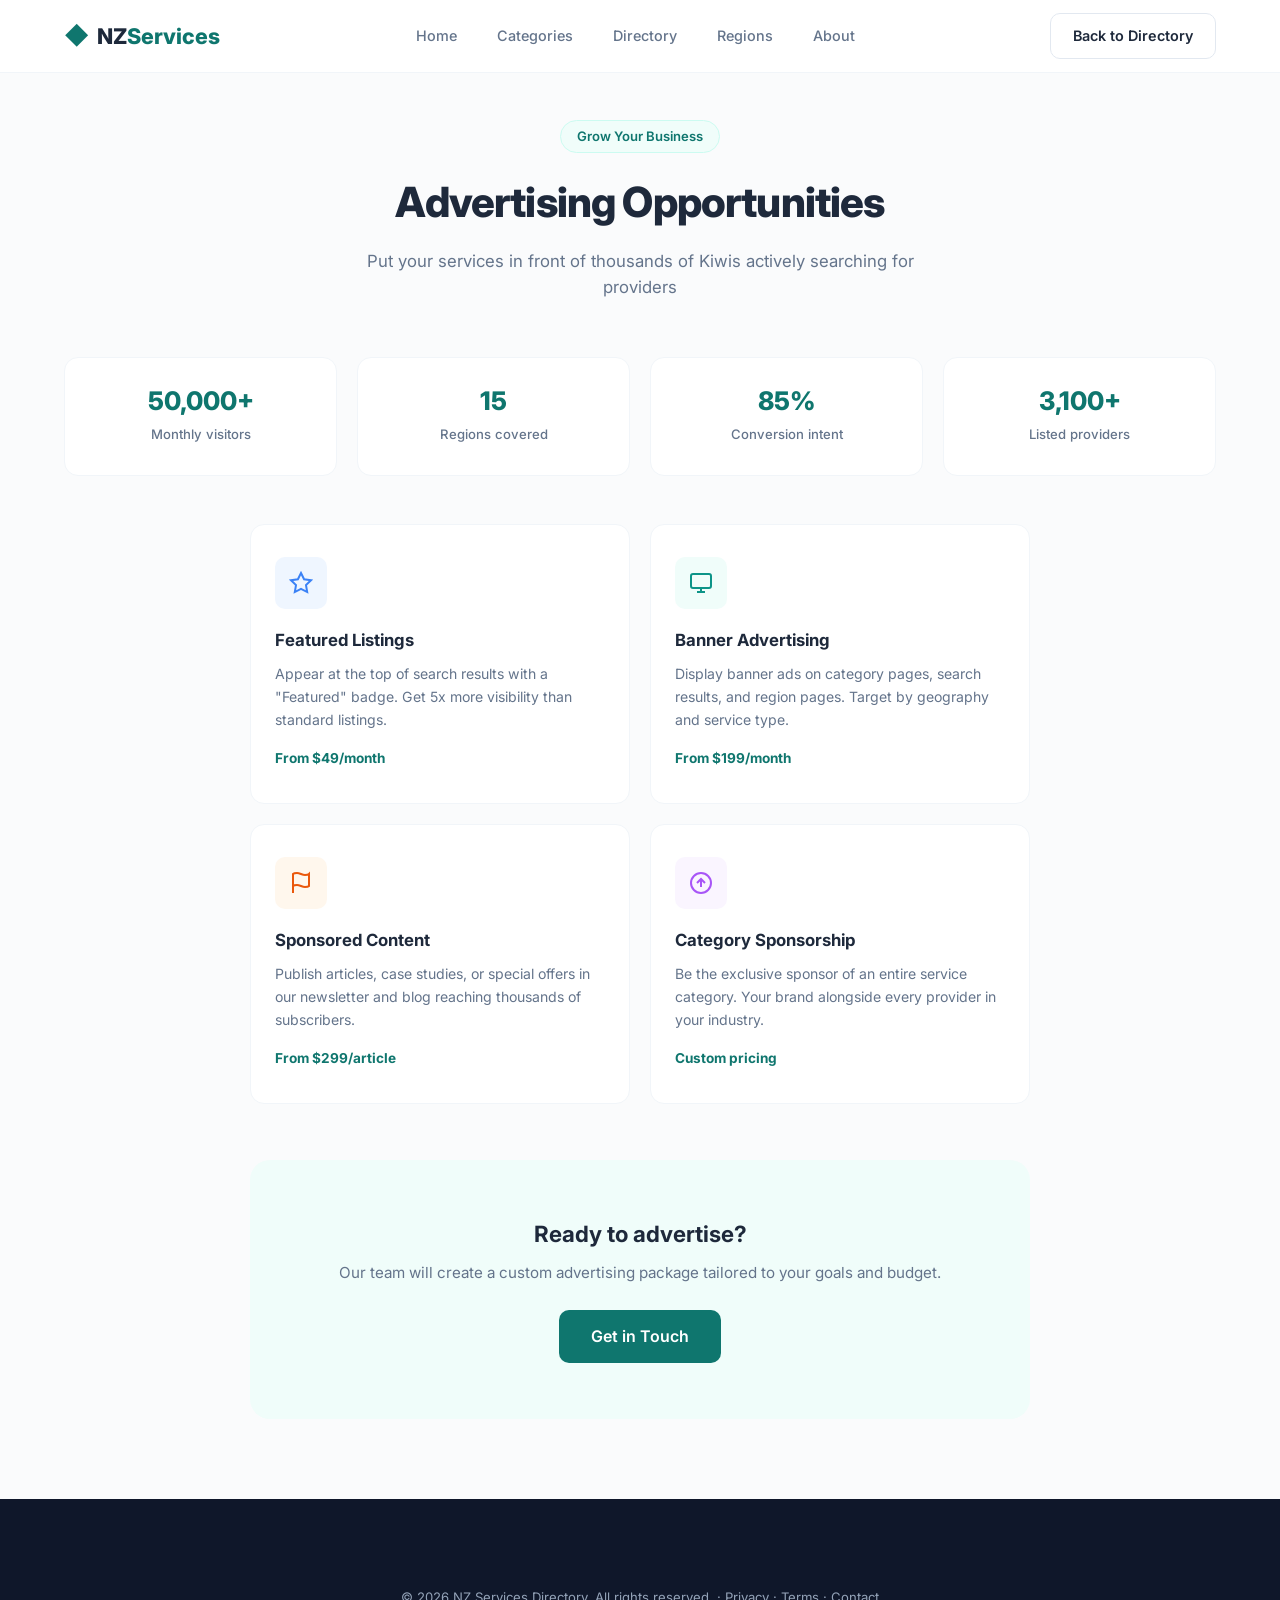
<file: advertising.html>
<!DOCTYPE html>
<html lang="en-NZ">
<head>
    <meta charset="UTF-8">
    <meta name="viewport" content="width=device-width, initial-scale=1.0">
    <meta name="description" content="Advertise on NZ Services Directory — reach thousands of Kiwis looking for services.">
    <title>Advertising — NZ Services Directory</title>
    <link rel="stylesheet" href="styles.css">
    <link rel="stylesheet" href="pages.css">
    <link rel="preconnect" href="https://fonts.googleapis.com">
    <link rel="preconnect" href="https://fonts.gstatic.com" crossorigin>
    <link href="https://fonts.googleapis.com/css2?family=Inter:wght@300;400;500;600;700;800&display=swap" rel="stylesheet">
</head>
<body>
    <nav class="navbar" id="navbar">
        <div class="container nav-container">
            <a href="index.html" class="logo"><span class="logo-icon">&#9670;</span><span class="logo-text">NZ<span class="logo-accent">Services</span></span></a>
            <div class="nav-links" id="navLinks">
                <a href="index.html" class="nav-link">Home</a>
                <a href="index.html#categories" class="nav-link">Categories</a>
                <a href="index.html#listings" class="nav-link">Directory</a>
                <a href="index.html#regions" class="nav-link">Regions</a>
                <a href="index.html#about" class="nav-link">About</a>
            </div>
            <div class="nav-actions"><a href="index.html" class="btn btn-outline">Back to Directory</a></div>
            <button class="mobile-menu-btn" id="mobileMenuBtn" aria-label="Toggle menu"><span></span><span></span><span></span></button>
        </div>
    </nav>

    <main class="page-content">
        <div class="container">
            <div class="page-header">
                <span class="section-badge">Grow Your Business</span>
                <h1 class="page-title">Advertising Opportunities</h1>
                <p class="page-subtitle">Put your services in front of thousands of Kiwis actively searching for providers</p>
            </div>

            <div class="ad-stats">
                <div class="ad-stat"><span class="stat-number">50,000+</span><span class="stat-label">Monthly visitors</span></div>
                <div class="ad-stat"><span class="stat-number">15</span><span class="stat-label">Regions covered</span></div>
                <div class="ad-stat"><span class="stat-number">85%</span><span class="stat-label">Conversion intent</span></div>
                <div class="ad-stat"><span class="stat-number">3,100+</span><span class="stat-label">Listed providers</span></div>
            </div>

            <div class="page-body">
                <div class="feature-cards">
                    <div class="feature-card">
                        <div class="feature-icon" style="background:#EFF6FF;color:#3B82F6;">
                            <svg viewBox="0 0 24 24" fill="none" stroke="currentColor" stroke-width="2"><polygon points="12 2 15.09 8.26 22 9.27 17 14.14 18.18 21.02 12 17.77 5.82 21.02 7 14.14 2 9.27 8.91 8.26 12 2"/></svg>
                        </div>
                        <h3>Featured Listings</h3>
                        <p>Appear at the top of search results with a "Featured" badge. Get 5x more visibility than standard listings.</p>
                        <span class="price">From $49/month</span>
                    </div>
                    <div class="feature-card">
                        <div class="feature-icon" style="background:#F0FDFA;color:#0D9488;">
                            <svg viewBox="0 0 24 24" fill="none" stroke="currentColor" stroke-width="2"><rect x="2" y="3" width="20" height="14" rx="2" ry="2"/><line x1="8" y1="21" x2="16" y2="21"/><line x1="12" y1="17" x2="12" y2="21"/></svg>
                        </div>
                        <h3>Banner Advertising</h3>
                        <p>Display banner ads on category pages, search results, and region pages. Target by geography and service type.</p>
                        <span class="price">From $199/month</span>
                    </div>
                    <div class="feature-card">
                        <div class="feature-icon" style="background:#FFF7ED;color:#EA580C;">
                            <svg viewBox="0 0 24 24" fill="none" stroke="currentColor" stroke-width="2"><path d="M4 15s1-1 4-1 5 2 8 2 4-1 4-1V3s-1 1-4 1-5-2-8-2-4 1-4 1z"/><line x1="4" y1="22" x2="4" y2="15"/></svg>
                        </div>
                        <h3>Sponsored Content</h3>
                        <p>Publish articles, case studies, or special offers in our newsletter and blog reaching thousands of subscribers.</p>
                        <span class="price">From $299/article</span>
                    </div>
                    <div class="feature-card">
                        <div class="feature-icon" style="background:#FAF5FF;color:#A855F7;">
                            <svg viewBox="0 0 24 24" fill="none" stroke="currentColor" stroke-width="2"><circle cx="12" cy="12" r="10"/><path d="M16 12l-4-4-4 4"/><path d="M12 16V8"/></svg>
                        </div>
                        <h3>Category Sponsorship</h3>
                        <p>Be the exclusive sponsor of an entire service category. Your brand alongside every provider in your industry.</p>
                        <span class="price">Custom pricing</span>
                    </div>
                </div>

                <div class="help-cta">
                    <h2>Ready to advertise?</h2>
                    <p>Our team will create a custom advertising package tailored to your goals and budget.</p>
                    <a href="contact.html" class="btn btn-primary btn-lg">Get in Touch</a>
                </div>
            </div>
        </div>
    </main>

    <footer class="footer">
        <div class="container"><div class="footer-bottom"><p>&copy; 2026 NZ Services Directory. All rights reserved. · <a href="privacy.html">Privacy</a> · <a href="terms.html">Terms</a> · <a href="contact.html">Contact</a></p></div></div>
    </footer>
    <script src="pages.js"></script>
</body>
</html>
</file>
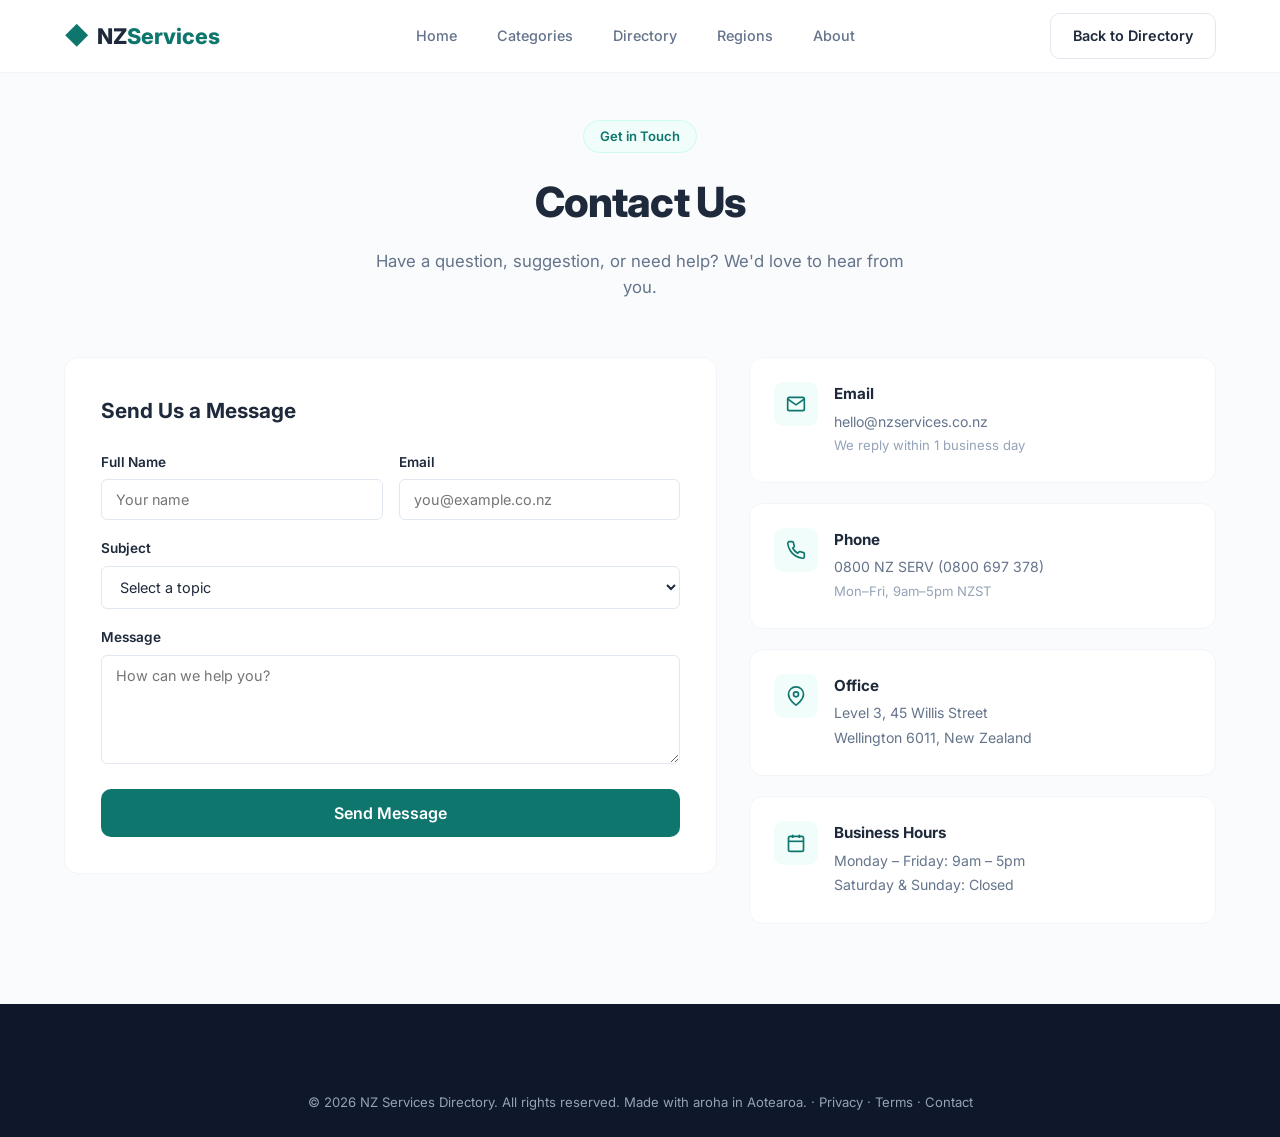
<file: contact.html>
<!DOCTYPE html>
<html lang="en-NZ">
<head>
    <meta charset="UTF-8">
    <meta name="viewport" content="width=device-width, initial-scale=1.0">
    <meta name="description" content="Contact the NZ Services Directory team. We're here to help with enquiries, feedback, and support.">
    <title>Contact Us — NZ Services Directory</title>
    <link rel="stylesheet" href="styles.css">
    <link rel="stylesheet" href="pages.css">
    <link rel="preconnect" href="https://fonts.googleapis.com">
    <link rel="preconnect" href="https://fonts.gstatic.com" crossorigin>
    <link href="https://fonts.googleapis.com/css2?family=Inter:wght@300;400;500;600;700;800&display=swap" rel="stylesheet">
</head>
<body>
    <nav class="navbar" id="navbar">
        <div class="container nav-container">
            <a href="index.html" class="logo"><span class="logo-icon">&#9670;</span><span class="logo-text">NZ<span class="logo-accent">Services</span></span></a>
            <div class="nav-links" id="navLinks">
                <a href="index.html" class="nav-link">Home</a>
                <a href="index.html#categories" class="nav-link">Categories</a>
                <a href="index.html#listings" class="nav-link">Directory</a>
                <a href="index.html#regions" class="nav-link">Regions</a>
                <a href="index.html#about" class="nav-link">About</a>
            </div>
            <div class="nav-actions"><a href="index.html" class="btn btn-outline">Back to Directory</a></div>
            <button class="mobile-menu-btn" id="mobileMenuBtn" aria-label="Toggle menu"><span></span><span></span><span></span></button>
        </div>
    </nav>

    <main class="page-content">
        <div class="container">
            <div class="page-header">
                <span class="section-badge">Get in Touch</span>
                <h1 class="page-title">Contact Us</h1>
                <p class="page-subtitle">Have a question, suggestion, or need help? We'd love to hear from you.</p>
            </div>

            <div class="contact-grid">
                <div class="contact-form-card">
                    <h2>Send Us a Message</h2>
                    <form id="contactForm" onsubmit="event.preventDefault(); submitContactForm();">
                        <div class="form-row">
                            <div class="form-group">
                                <label for="contactName">Full Name</label>
                                <input type="text" id="contactName" placeholder="Your name" required>
                            </div>
                            <div class="form-group">
                                <label for="contactEmail">Email</label>
                                <input type="email" id="contactEmail" placeholder="you@example.co.nz" required>
                            </div>
                        </div>
                        <div class="form-group">
                            <label for="contactSubject">Subject</label>
                            <select id="contactSubject" required>
                                <option value="">Select a topic</option>
                                <option value="general">General Enquiry</option>
                                <option value="listing">Listing Support</option>
                                <option value="report">Report a Problem</option>
                                <option value="advertising">Advertising Enquiry</option>
                                <option value="feedback">Feedback & Suggestions</option>
                                <option value="media">Media & Press</option>
                            </select>
                        </div>
                        <div class="form-group">
                            <label for="contactMessage">Message</label>
                            <textarea id="contactMessage" rows="5" placeholder="How can we help you?" required></textarea>
                        </div>
                        <button type="submit" class="btn btn-primary btn-lg btn-full">Send Message</button>
                    </form>
                </div>

                <div class="contact-info-card">
                    <div class="info-block">
                        <div class="info-icon">
                            <svg viewBox="0 0 24 24" fill="none" stroke="currentColor" stroke-width="2"><path d="M4 4h16c1.1 0 2 .9 2 2v12c0 1.1-.9 2-2 2H4c-1.1 0-2-.9-2-2V6c0-1.1.9-2 2-2z"/><polyline points="22,6 12,13 2,6"/></svg>
                        </div>
                        <div>
                            <h3>Email</h3>
                            <p>hello@nzservices.co.nz</p>
                            <p class="text-muted">We reply within 1 business day</p>
                        </div>
                    </div>
                    <div class="info-block">
                        <div class="info-icon">
                            <svg viewBox="0 0 24 24" fill="none" stroke="currentColor" stroke-width="2"><path d="M22 16.92v3a2 2 0 0 1-2.18 2 19.79 19.79 0 0 1-8.63-3.07 19.5 19.5 0 0 1-6-6 19.79 19.79 0 0 1-3.07-8.67A2 2 0 0 1 4.11 2h3a2 2 0 0 1 2 1.72c.127.96.361 1.903.7 2.81a2 2 0 0 1-.45 2.11L8.09 9.91a16 16 0 0 0 6 6l1.27-1.27a2 2 0 0 1 2.11-.45c.907.339 1.85.573 2.81.7A2 2 0 0 1 22 16.92z"/></svg>
                        </div>
                        <div>
                            <h3>Phone</h3>
                            <p>0800 NZ SERV (0800 697 378)</p>
                            <p class="text-muted">Mon–Fri, 9am–5pm NZST</p>
                        </div>
                    </div>
                    <div class="info-block">
                        <div class="info-icon">
                            <svg viewBox="0 0 24 24" fill="none" stroke="currentColor" stroke-width="2"><path d="M21 10c0 7-9 13-9 13s-9-6-9-13a9 9 0 0 1 18 0z"/><circle cx="12" cy="10" r="3"/></svg>
                        </div>
                        <div>
                            <h3>Office</h3>
                            <p>Level 3, 45 Willis Street</p>
                            <p>Wellington 6011, New Zealand</p>
                        </div>
                    </div>
                    <div class="info-block">
                        <div class="info-icon">
                            <svg viewBox="0 0 24 24" fill="none" stroke="currentColor" stroke-width="2"><rect x="3" y="4" width="18" height="18" rx="2" ry="2"/><line x1="16" y1="2" x2="16" y2="6"/><line x1="8" y1="2" x2="8" y2="6"/><line x1="3" y1="10" x2="21" y2="10"/></svg>
                        </div>
                        <div>
                            <h3>Business Hours</h3>
                            <p>Monday – Friday: 9am – 5pm</p>
                            <p>Saturday & Sunday: Closed</p>
                        </div>
                    </div>
                </div>
            </div>
        </div>
    </main>

    <footer class="footer">
        <div class="container">
            <div class="footer-bottom">
                <p>&copy; 2026 NZ Services Directory. All rights reserved. Made with aroha in Aotearoa. · <a href="privacy.html">Privacy</a> · <a href="terms.html">Terms</a> · <a href="contact.html">Contact</a></p>
            </div>
        </div>
    </footer>

    <!-- Toast -->
    <div class="toast" id="toast">
        <div class="toast-content">
            <svg class="toast-icon" viewBox="0 0 24 24" fill="none" stroke="currentColor" stroke-width="2"><path d="M22 11.08V12a10 10 0 1 1-5.93-9.14"/><polyline points="22 4 12 14.01 9 11.01"/></svg>
            <span id="toastMessage">Success!</span>
        </div>
    </div>
    <script src="pages.js"></script>
</body>
</html>
</file>
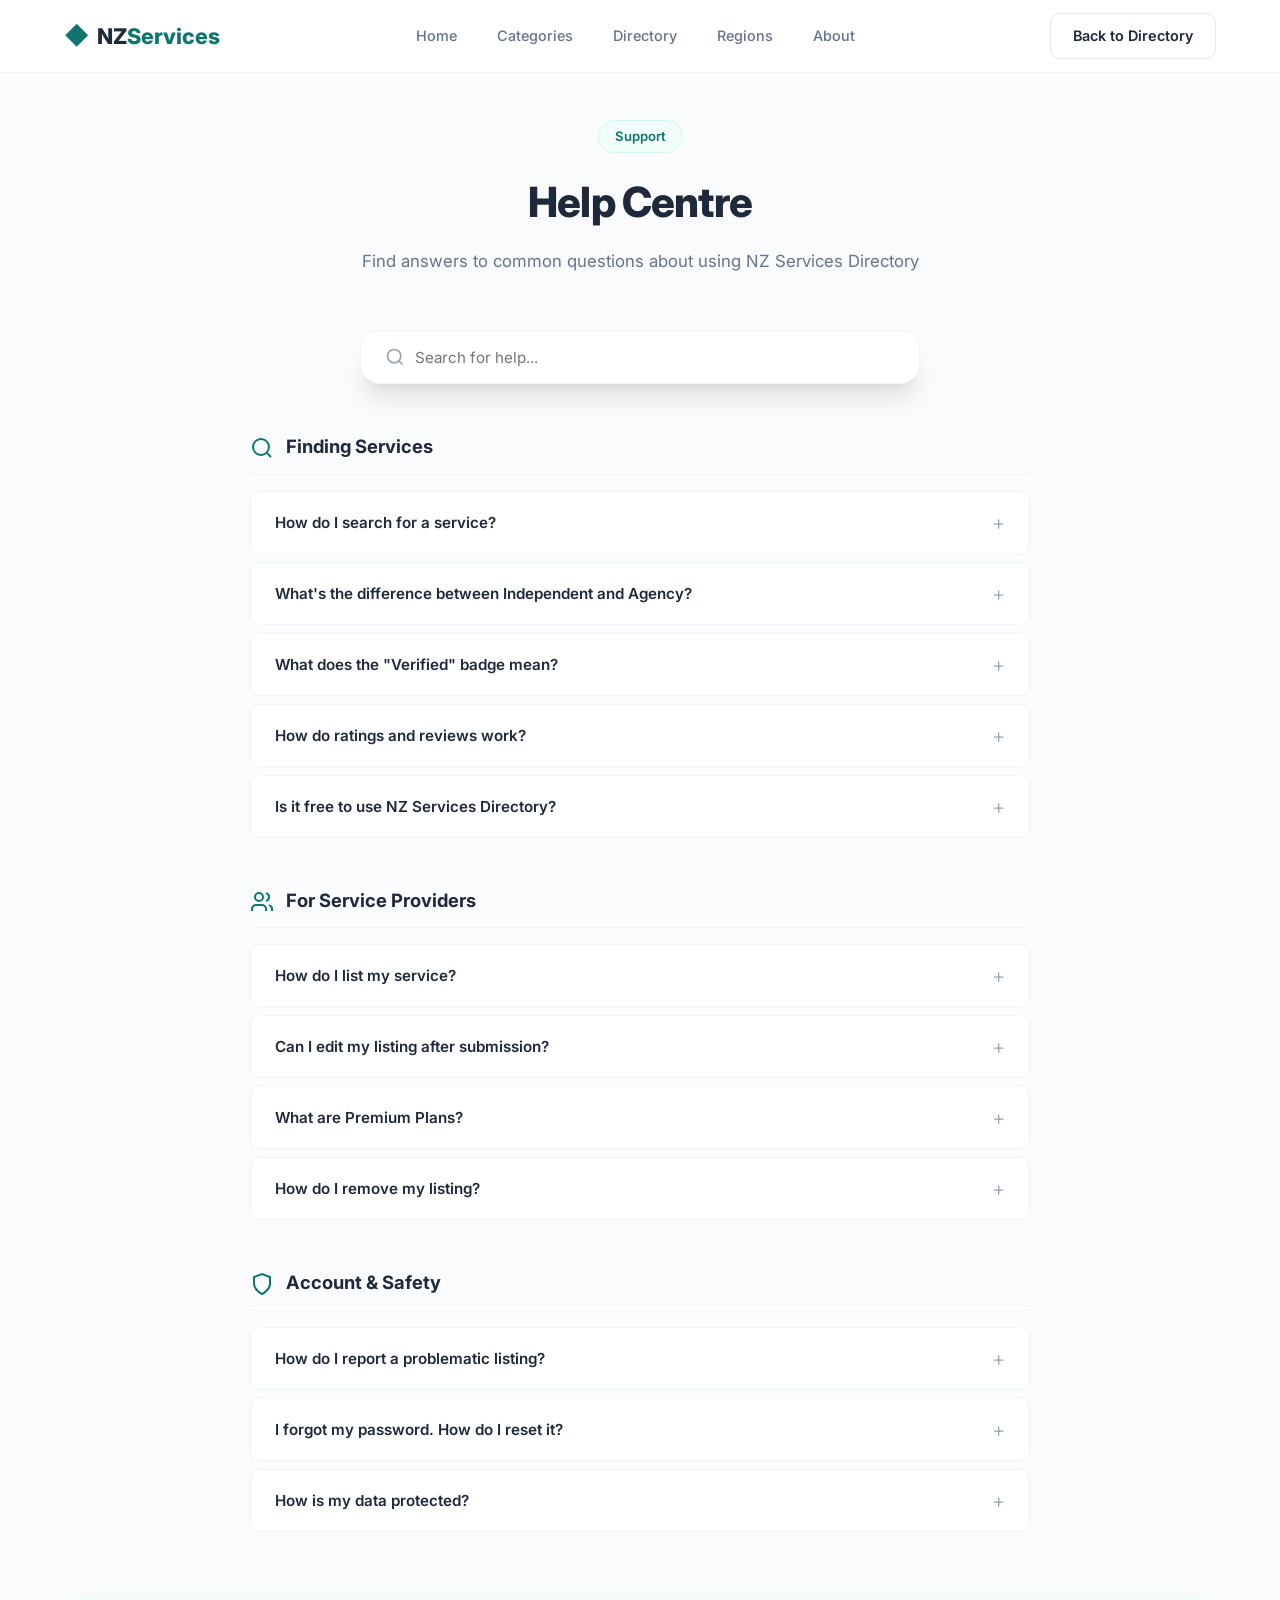
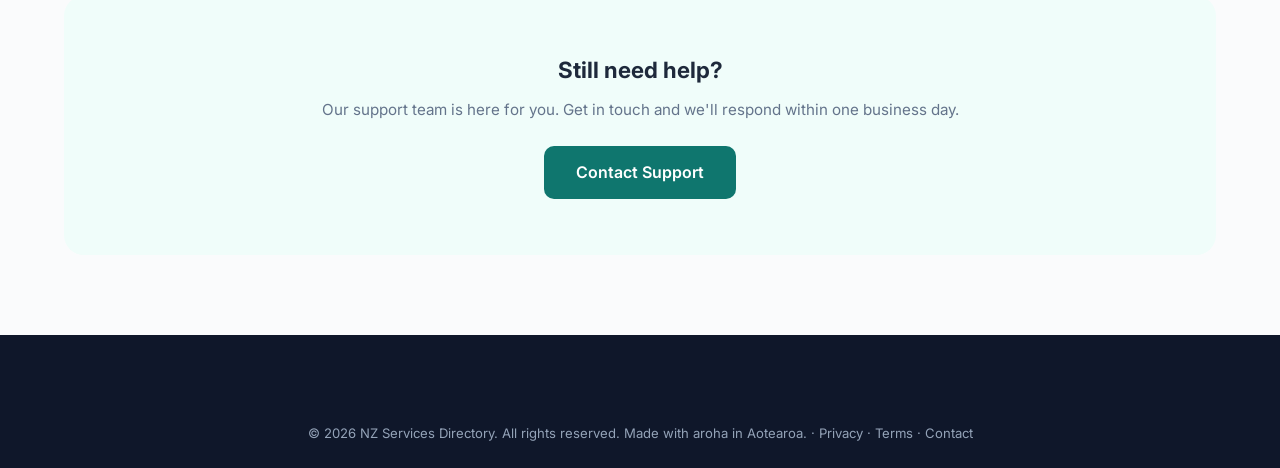
<file: help.html>
<!DOCTYPE html>
<html lang="en-NZ">
<head>
    <meta charset="UTF-8">
    <meta name="viewport" content="width=device-width, initial-scale=1.0">
    <meta name="description" content="Help Centre — NZ Services Directory. Find answers to common questions and get support.">
    <title>Help Centre — NZ Services Directory</title>
    <link rel="stylesheet" href="styles.css">
    <link rel="stylesheet" href="pages.css">
    <link rel="preconnect" href="https://fonts.googleapis.com">
    <link rel="preconnect" href="https://fonts.gstatic.com" crossorigin>
    <link href="https://fonts.googleapis.com/css2?family=Inter:wght@300;400;500;600;700;800&display=swap" rel="stylesheet">
</head>
<body>
    <nav class="navbar" id="navbar">
        <div class="container nav-container">
            <a href="index.html" class="logo"><span class="logo-icon">&#9670;</span><span class="logo-text">NZ<span class="logo-accent">Services</span></span></a>
            <div class="nav-links" id="navLinks">
                <a href="index.html" class="nav-link">Home</a>
                <a href="index.html#categories" class="nav-link">Categories</a>
                <a href="index.html#listings" class="nav-link">Directory</a>
                <a href="index.html#regions" class="nav-link">Regions</a>
                <a href="index.html#about" class="nav-link">About</a>
            </div>
            <div class="nav-actions"><a href="index.html" class="btn btn-outline">Back to Directory</a></div>
            <button class="mobile-menu-btn" id="mobileMenuBtn" aria-label="Toggle menu"><span></span><span></span><span></span></button>
        </div>
    </nav>

    <main class="page-content">
        <div class="container">
            <div class="page-header">
                <span class="section-badge">Support</span>
                <h1 class="page-title">Help Centre</h1>
                <p class="page-subtitle">Find answers to common questions about using NZ Services Directory</p>
            </div>

            <!-- Search -->
            <div class="help-search">
                <div class="search-box" style="max-width:560px; margin:0 auto;">
                    <div class="search-field" style="flex:1">
                        <svg class="search-icon" viewBox="0 0 24 24" fill="none" stroke="currentColor" stroke-width="2"><circle cx="11" cy="11" r="8"/><path d="m21 21-4.35-4.35"/></svg>
                        <input type="text" id="helpSearch" placeholder="Search for help..." oninput="filterFAQ(this.value)">
                    </div>
                </div>
            </div>

            <div class="faq-grid">
                <!-- For Users -->
                <div class="faq-category">
                    <h2>
                        <svg viewBox="0 0 24 24" fill="none" stroke="currentColor" stroke-width="2" style="width:24px;height:24px;vertical-align:middle;margin-right:8px;color:var(--primary)"><circle cx="11" cy="11" r="8"/><path d="m21 21-4.35-4.35"/></svg>
                        Finding Services
                    </h2>
                    <div class="faq-item" data-keywords="search find service provider look">
                        <button class="faq-question" onclick="toggleFAQ(this)">
                            How do I search for a service?
                            <span class="faq-toggle">+</span>
                        </button>
                        <div class="faq-answer">
                            <p>Use the search bar on the homepage to enter what you're looking for (e.g. "plumber") and optionally select a region. You can also browse by category or region from the main directory page. Use the filter options to narrow results by provider type (Independent or Agency), category, region, and sort order.</p>
                        </div>
                    </div>
                    <div class="faq-item" data-keywords="independent agency difference type">
                        <button class="faq-question" onclick="toggleFAQ(this)">
                            What's the difference between Independent and Agency?
                            <span class="faq-toggle">+</span>
                        </button>
                        <div class="faq-answer">
                            <p><strong>Independent</strong> providers are sole traders or individual professionals who operate their own business. <strong>Agencies</strong> are companies with multiple staff members or teams. Both are verified and held to the same quality standards on our platform.</p>
                        </div>
                    </div>
                    <div class="faq-item" data-keywords="verified trust check badge">
                        <button class="faq-question" onclick="toggleFAQ(this)">
                            What does the "Verified" badge mean?
                            <span class="faq-toggle">+</span>
                        </button>
                        <div class="faq-answer">
                            <p>The Verified badge indicates that we've confirmed the provider's identity, contact details, and business registration. For trade services, we also check relevant licences and qualifications. This helps you trust that you're dealing with a legitimate business.</p>
                        </div>
                    </div>
                    <div class="faq-item" data-keywords="review rating star feedback">
                        <button class="faq-question" onclick="toggleFAQ(this)">
                            How do ratings and reviews work?
                            <span class="faq-toggle">+</span>
                        </button>
                        <div class="faq-answer">
                            <p>Ratings are on a 1–5 star scale based on genuine client reviews. Only users who have contacted a provider through our platform can leave a review. We moderate all reviews to ensure they are honest and follow our guidelines. Providers can respond to reviews publicly.</p>
                        </div>
                    </div>
                    <div class="faq-item" data-keywords="free cost charge pay">
                        <button class="faq-question" onclick="toggleFAQ(this)">
                            Is it free to use NZ Services Directory?
                            <span class="faq-toggle">+</span>
                        </button>
                        <div class="faq-answer">
                            <p>Yes! Searching for, browsing, and contacting service providers is completely free for consumers. There is no cost to find and connect with professionals on our platform.</p>
                        </div>
                    </div>
                </div>

                <!-- For Providers -->
                <div class="faq-category">
                    <h2>
                        <svg viewBox="0 0 24 24" fill="none" stroke="currentColor" stroke-width="2" style="width:24px;height:24px;vertical-align:middle;margin-right:8px;color:var(--primary)"><path d="M16 21v-2a4 4 0 0 0-4-4H6a4 4 0 0 0-4 4v2"/><circle cx="9" cy="7" r="4"/><path d="M22 21v-2a4 4 0 0 0-3-3.87"/><path d="M16 3.13a4 4 0 0 1 0 7.75"/></svg>
                        For Service Providers
                    </h2>
                    <div class="faq-item" data-keywords="list add create listing register new service provider">
                        <button class="faq-question" onclick="toggleFAQ(this)">
                            How do I list my service?
                            <span class="faq-toggle">+</span>
                        </button>
                        <div class="faq-answer">
                            <p>Click the "List Your Service" button on the homepage. Fill in your business name, type (Independent or Agency), category, region, contact details, and a description of your services. Basic listings are free. After submission, our team will review and publish your listing within 1–2 business days.</p>
                        </div>
                    </div>
                    <div class="faq-item" data-keywords="edit update change listing modify">
                        <button class="faq-question" onclick="toggleFAQ(this)">
                            Can I edit my listing after submission?
                            <span class="faq-toggle">+</span>
                        </button>
                        <div class="faq-answer">
                            <p>Yes. Once you have an account, sign in and navigate to your dashboard to edit your listing details, update services, change contact information, or upload new photos. Changes are reviewed before going live.</p>
                        </div>
                    </div>
                    <div class="faq-item" data-keywords="premium plan paid advertising boost featured">
                        <button class="faq-question" onclick="toggleFAQ(this)">
                            What are Premium Plans?
                            <span class="faq-toggle">+</span>
                        </button>
                        <div class="faq-answer">
                            <p>Premium Plans give your listing extra visibility. Benefits include a "Featured" badge, priority placement in search results, enhanced profile with photos and videos, and analytics dashboard. Plans start from $29/month. Visit the <a href="premium.html">Premium Plans</a> page for full details.</p>
                        </div>
                    </div>
                    <div class="faq-item" data-keywords="delete remove listing cancel">
                        <button class="faq-question" onclick="toggleFAQ(this)">
                            How do I remove my listing?
                            <span class="faq-toggle">+</span>
                        </button>
                        <div class="faq-answer">
                            <p>Sign in to your account and go to your listing settings, where you can deactivate or permanently delete your listing. Alternatively, email us at hello@nzservices.co.nz and we'll process the removal within 1 business day.</p>
                        </div>
                    </div>
                </div>

                <!-- Account & Safety -->
                <div class="faq-category">
                    <h2>
                        <svg viewBox="0 0 24 24" fill="none" stroke="currentColor" stroke-width="2" style="width:24px;height:24px;vertical-align:middle;margin-right:8px;color:var(--primary)"><path d="M12 22s8-4 8-10V5l-8-3-8 3v7c0 6 8 10 8 10z"/></svg>
                        Account & Safety
                    </h2>
                    <div class="faq-item" data-keywords="report problem listing fake fraud scam">
                        <button class="faq-question" onclick="toggleFAQ(this)">
                            How do I report a problematic listing?
                            <span class="faq-toggle">+</span>
                        </button>
                        <div class="faq-answer">
                            <p>Use the <a href="report.html">Report a Listing</a> page to flag any listing that is inaccurate, fraudulent, or violates our terms. Our team investigates all reports within 24 hours. You can also click the report button on any service provider's detail page.</p>
                        </div>
                    </div>
                    <div class="faq-item" data-keywords="password reset forgot login sign in account">
                        <button class="faq-question" onclick="toggleFAQ(this)">
                            I forgot my password. How do I reset it?
                            <span class="faq-toggle">+</span>
                        </button>
                        <div class="faq-answer">
                            <p>On the sign-in page, click "Forgot Password?" and enter your email address. We'll send you a link to create a new password. If you don't receive the email within a few minutes, check your spam folder or contact us.</p>
                        </div>
                    </div>
                    <div class="faq-item" data-keywords="data privacy information personal delete">
                        <button class="faq-question" onclick="toggleFAQ(this)">
                            How is my data protected?
                            <span class="faq-toggle">+</span>
                        </button>
                        <div class="faq-answer">
                            <p>We comply with the New Zealand Privacy Act 2020. Your data is encrypted and stored securely. We never sell personal information. Read our full <a href="privacy.html">Privacy Policy</a> for detailed information on how we handle your data.</p>
                        </div>
                    </div>
                </div>
            </div>

            <div class="help-cta">
                <h2>Still need help?</h2>
                <p>Our support team is here for you. Get in touch and we'll respond within one business day.</p>
                <a href="contact.html" class="btn btn-primary btn-lg">Contact Support</a>
            </div>
        </div>
    </main>

    <footer class="footer">
        <div class="container">
            <div class="footer-bottom">
                <p>&copy; 2026 NZ Services Directory. All rights reserved. Made with aroha in Aotearoa. · <a href="privacy.html">Privacy</a> · <a href="terms.html">Terms</a> · <a href="contact.html">Contact</a></p>
            </div>
        </div>
    </footer>
    <script src="pages.js"></script>
</body>
</html>
</file>
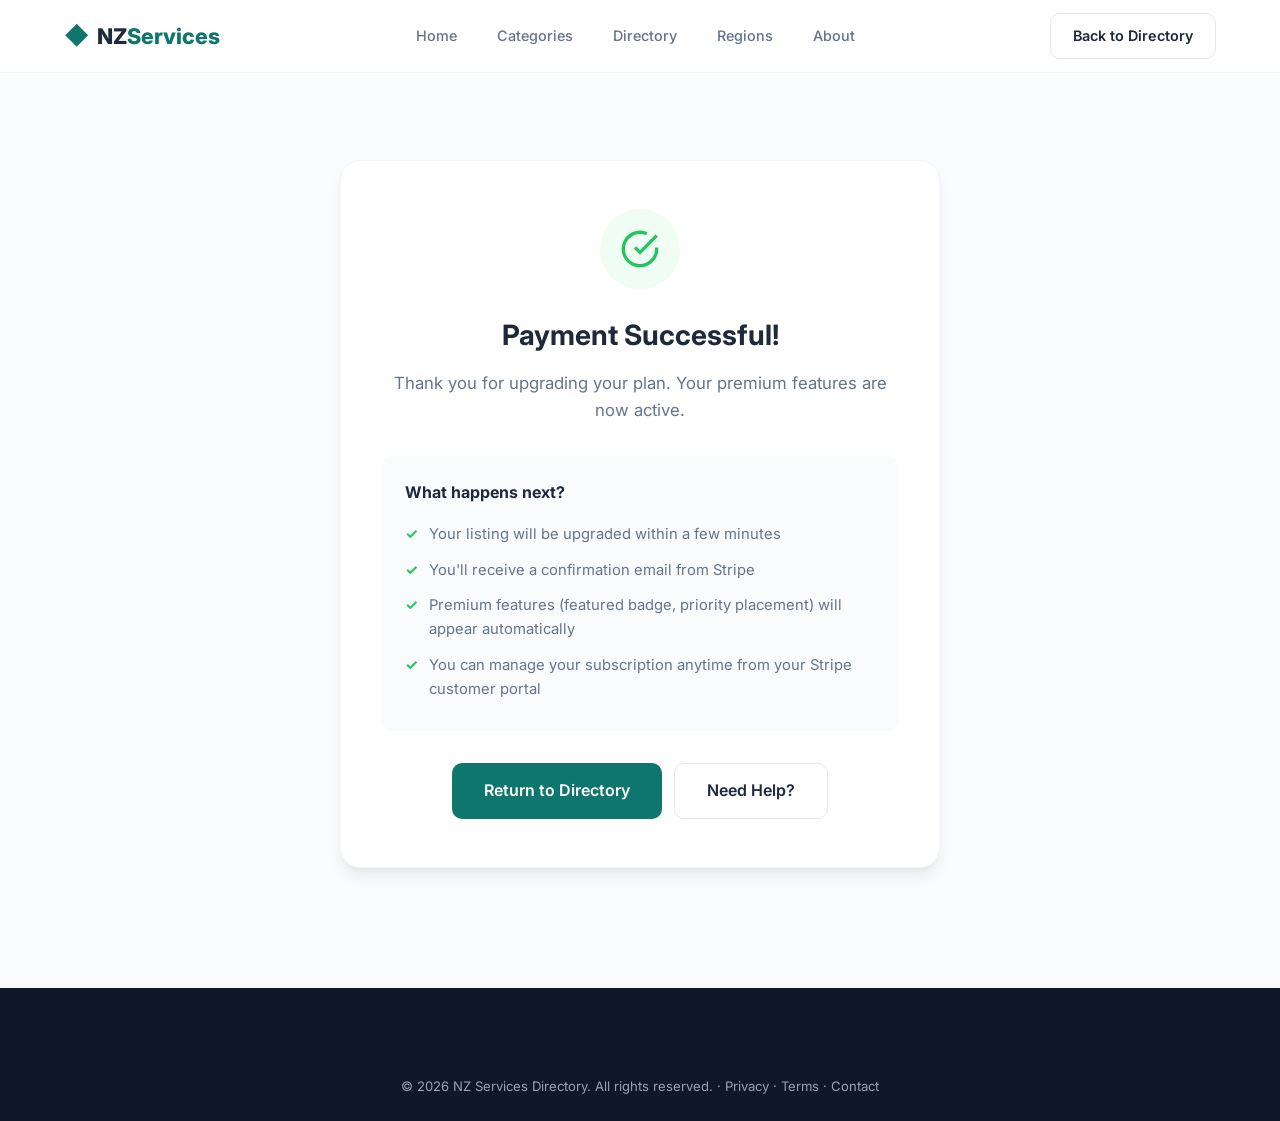
<file: payment-success.html>
<!DOCTYPE html>
<html lang="en-NZ">
<head>
    <meta charset="UTF-8">
    <meta name="viewport" content="width=device-width, initial-scale=1.0">
    <meta name="description" content="Payment successful — Welcome to your premium plan on NZ Services Directory.">
    <title>Payment Successful — NZ Services Directory</title>
    <link rel="stylesheet" href="styles.css">
    <link rel="stylesheet" href="pages.css">
    <link rel="preconnect" href="https://fonts.googleapis.com">
    <link rel="preconnect" href="https://fonts.gstatic.com" crossorigin>
    <link href="https://fonts.googleapis.com/css2?family=Inter:wght@300;400;500;600;700;800&display=swap" rel="stylesheet">
</head>
<body>
    <nav class="navbar" id="navbar">
        <div class="container nav-container">
            <a href="index.html" class="logo"><span class="logo-icon">&#9670;</span><span class="logo-text">NZ<span class="logo-accent">Services</span></span></a>
            <div class="nav-links" id="navLinks">
                <a href="index.html" class="nav-link">Home</a>
                <a href="index.html#categories" class="nav-link">Categories</a>
                <a href="index.html#listings" class="nav-link">Directory</a>
                <a href="index.html#regions" class="nav-link">Regions</a>
                <a href="index.html#about" class="nav-link">About</a>
            </div>
            <div class="nav-actions"><a href="index.html" class="btn btn-outline">Back to Directory</a></div>
            <button class="mobile-menu-btn" id="mobileMenuBtn" aria-label="Toggle menu"><span></span><span></span><span></span></button>
        </div>
    </nav>

    <main class="page-content">
        <div class="container">
            <div class="payment-success-card">
                <div class="success-icon">
                    <svg viewBox="0 0 24 24" fill="none" stroke="currentColor" stroke-width="2">
                        <path d="M22 11.08V12a10 10 0 1 1-5.93-9.14"/>
                        <polyline points="22 4 12 14.01 9 11.01"/>
                    </svg>
                </div>
                <h1>Payment Successful!</h1>
                <p class="success-message">Thank you for upgrading your plan. Your premium features are now active.</p>

                <div class="success-details">
                    <div class="success-detail-item">
                        <strong>What happens next?</strong>
                        <ul>
                            <li>Your listing will be upgraded within a few minutes</li>
                            <li>You'll receive a confirmation email from Stripe</li>
                            <li>Premium features (featured badge, priority placement) will appear automatically</li>
                            <li>You can manage your subscription anytime from your Stripe customer portal</li>
                        </ul>
                    </div>
                </div>

                <div class="success-actions">
                    <a href="index.html" class="btn btn-primary btn-lg">Return to Directory</a>
                    <a href="contact.html" class="btn btn-outline btn-lg">Need Help?</a>
                </div>
            </div>
        </div>
    </main>

    <footer class="footer">
        <div class="container"><div class="footer-bottom"><p>&copy; 2026 NZ Services Directory. All rights reserved. · <a href="privacy.html">Privacy</a> · <a href="terms.html">Terms</a> · <a href="contact.html">Contact</a></p></div></div>
    </footer>

    <script src="pages.js"></script>
</body>
</html>
</file>
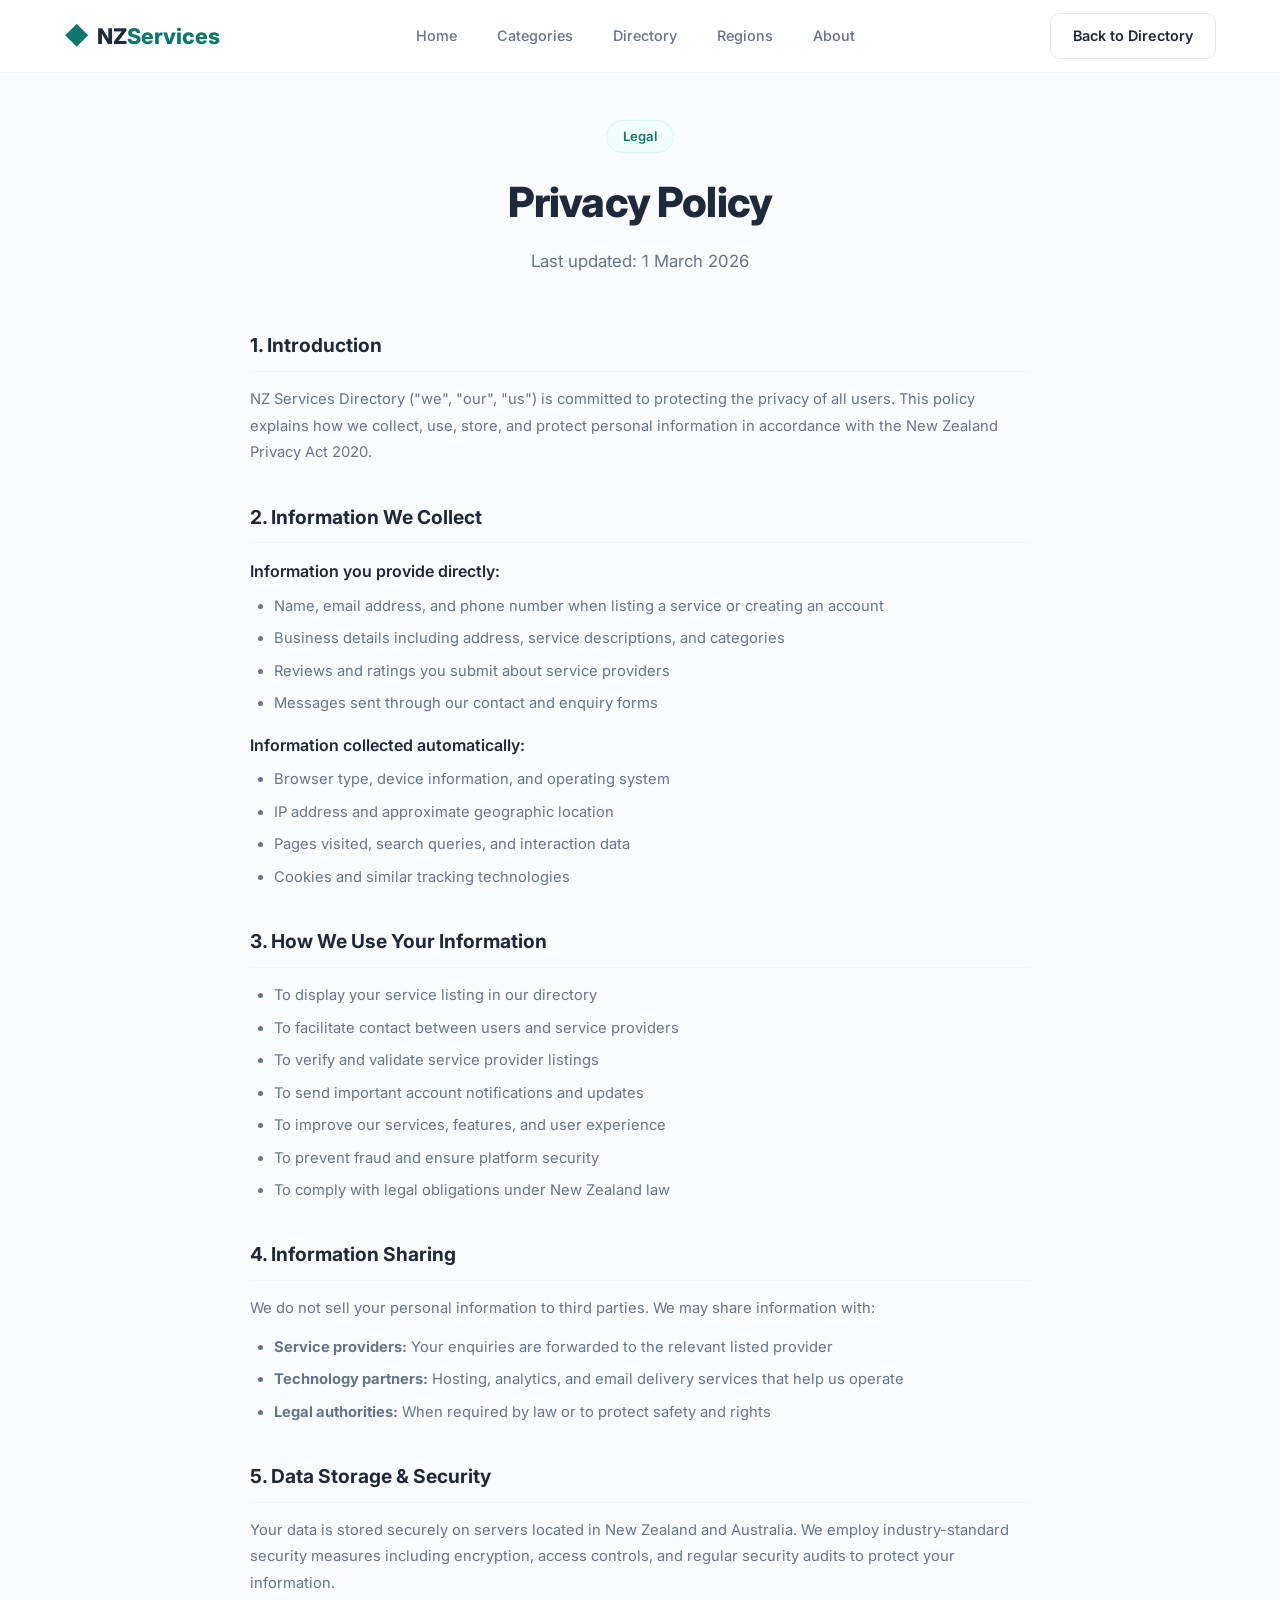
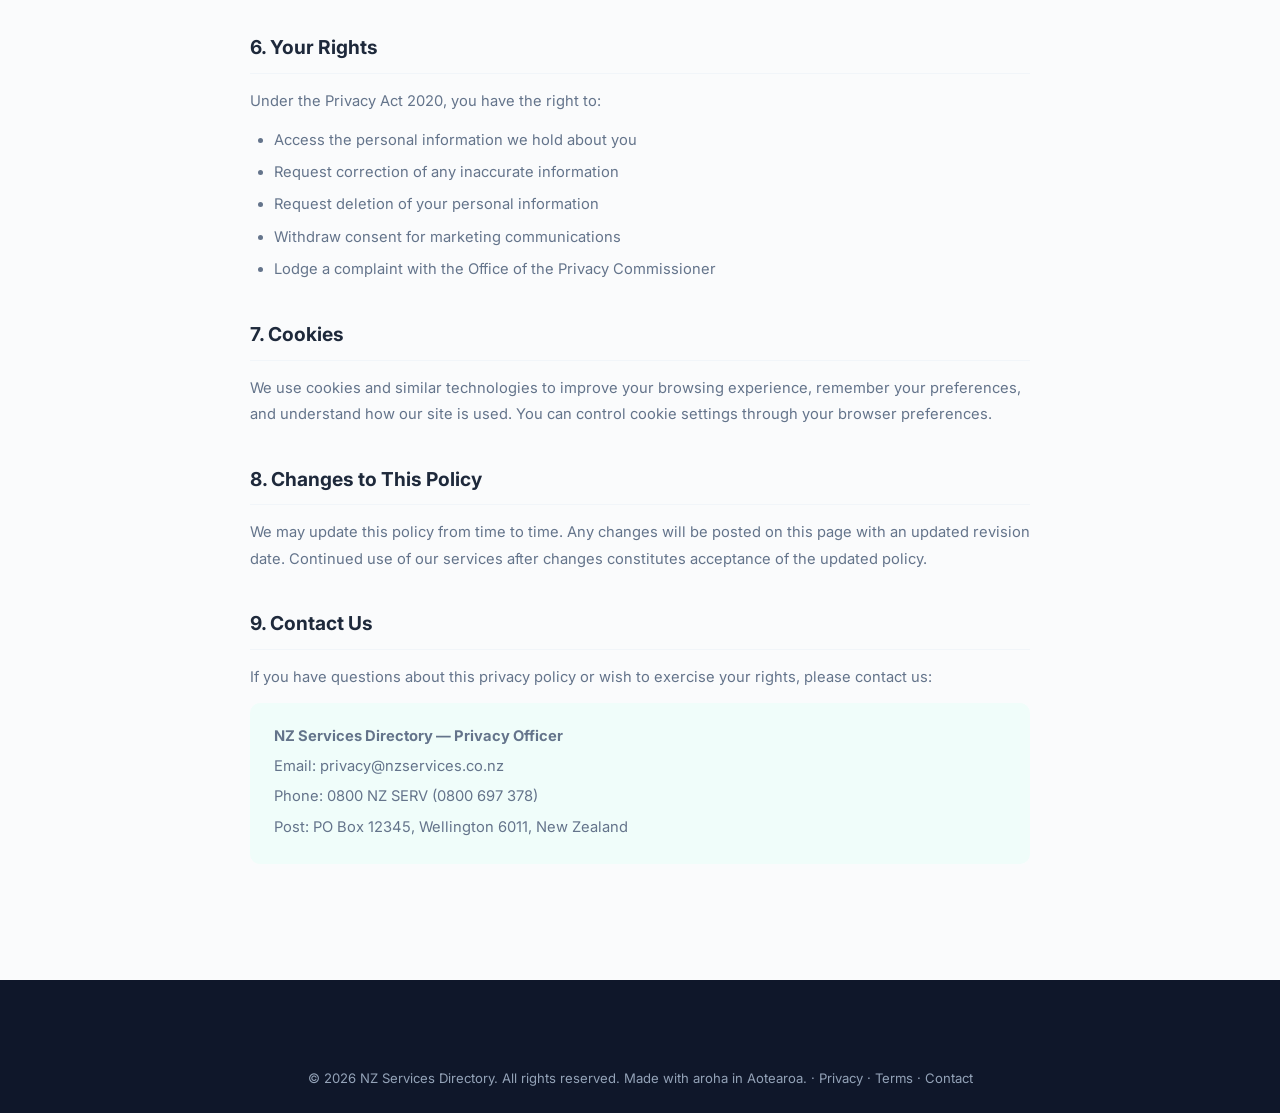
<file: privacy.html>
<!DOCTYPE html>
<html lang="en-NZ">
<head>
    <meta charset="UTF-8">
    <meta name="viewport" content="width=device-width, initial-scale=1.0">
    <meta name="description" content="Privacy Policy for NZ Services Directory — how we collect, use, and protect your data.">
    <title>Privacy Policy — NZ Services Directory</title>
    <link rel="stylesheet" href="styles.css">
    <link rel="stylesheet" href="pages.css">
    <link rel="preconnect" href="https://fonts.googleapis.com">
    <link rel="preconnect" href="https://fonts.gstatic.com" crossorigin>
    <link href="https://fonts.googleapis.com/css2?family=Inter:wght@300;400;500;600;700;800&display=swap" rel="stylesheet">
</head>
<body>
    <nav class="navbar" id="navbar">
        <div class="container nav-container">
            <a href="index.html" class="logo">
                <span class="logo-icon">&#9670;</span>
                <span class="logo-text">NZ<span class="logo-accent">Services</span></span>
            </a>
            <div class="nav-links" id="navLinks">
                <a href="index.html" class="nav-link">Home</a>
                <a href="index.html#categories" class="nav-link">Categories</a>
                <a href="index.html#listings" class="nav-link">Directory</a>
                <a href="index.html#regions" class="nav-link">Regions</a>
                <a href="index.html#about" class="nav-link">About</a>
            </div>
            <div class="nav-actions">
                <a href="index.html" class="btn btn-outline">Back to Directory</a>
            </div>
            <button class="mobile-menu-btn" id="mobileMenuBtn" aria-label="Toggle menu"><span></span><span></span><span></span></button>
        </div>
    </nav>

    <main class="page-content">
        <div class="container">
            <div class="page-header">
                <span class="section-badge">Legal</span>
                <h1 class="page-title">Privacy Policy</h1>
                <p class="page-subtitle">Last updated: 1 March 2026</p>
            </div>
            <div class="page-body">
                <section class="policy-section">
                    <h2>1. Introduction</h2>
                    <p>NZ Services Directory ("we", "our", "us") is committed to protecting the privacy of all users. This policy explains how we collect, use, store, and protect personal information in accordance with the New Zealand Privacy Act 2020.</p>
                </section>

                <section class="policy-section">
                    <h2>2. Information We Collect</h2>
                    <h3>Information you provide directly:</h3>
                    <ul>
                        <li>Name, email address, and phone number when listing a service or creating an account</li>
                        <li>Business details including address, service descriptions, and categories</li>
                        <li>Reviews and ratings you submit about service providers</li>
                        <li>Messages sent through our contact and enquiry forms</li>
                    </ul>
                    <h3>Information collected automatically:</h3>
                    <ul>
                        <li>Browser type, device information, and operating system</li>
                        <li>IP address and approximate geographic location</li>
                        <li>Pages visited, search queries, and interaction data</li>
                        <li>Cookies and similar tracking technologies</li>
                    </ul>
                </section>

                <section class="policy-section">
                    <h2>3. How We Use Your Information</h2>
                    <ul>
                        <li>To display your service listing in our directory</li>
                        <li>To facilitate contact between users and service providers</li>
                        <li>To verify and validate service provider listings</li>
                        <li>To send important account notifications and updates</li>
                        <li>To improve our services, features, and user experience</li>
                        <li>To prevent fraud and ensure platform security</li>
                        <li>To comply with legal obligations under New Zealand law</li>
                    </ul>
                </section>

                <section class="policy-section">
                    <h2>4. Information Sharing</h2>
                    <p>We do not sell your personal information to third parties. We may share information with:</p>
                    <ul>
                        <li><strong>Service providers:</strong> Your enquiries are forwarded to the relevant listed provider</li>
                        <li><strong>Technology partners:</strong> Hosting, analytics, and email delivery services that help us operate</li>
                        <li><strong>Legal authorities:</strong> When required by law or to protect safety and rights</li>
                    </ul>
                </section>

                <section class="policy-section">
                    <h2>5. Data Storage & Security</h2>
                    <p>Your data is stored securely on servers located in New Zealand and Australia. We employ industry-standard security measures including encryption, access controls, and regular security audits to protect your information.</p>
                </section>

                <section class="policy-section">
                    <h2>6. Your Rights</h2>
                    <p>Under the Privacy Act 2020, you have the right to:</p>
                    <ul>
                        <li>Access the personal information we hold about you</li>
                        <li>Request correction of any inaccurate information</li>
                        <li>Request deletion of your personal information</li>
                        <li>Withdraw consent for marketing communications</li>
                        <li>Lodge a complaint with the Office of the Privacy Commissioner</li>
                    </ul>
                </section>

                <section class="policy-section">
                    <h2>7. Cookies</h2>
                    <p>We use cookies and similar technologies to improve your browsing experience, remember your preferences, and understand how our site is used. You can control cookie settings through your browser preferences.</p>
                </section>

                <section class="policy-section">
                    <h2>8. Changes to This Policy</h2>
                    <p>We may update this policy from time to time. Any changes will be posted on this page with an updated revision date. Continued use of our services after changes constitutes acceptance of the updated policy.</p>
                </section>

                <section class="policy-section">
                    <h2>9. Contact Us</h2>
                    <p>If you have questions about this privacy policy or wish to exercise your rights, please contact us:</p>
                    <div class="contact-block">
                        <p><strong>NZ Services Directory — Privacy Officer</strong></p>
                        <p>Email: privacy@nzservices.co.nz</p>
                        <p>Phone: 0800 NZ SERV (0800 697 378)</p>
                        <p>Post: PO Box 12345, Wellington 6011, New Zealand</p>
                    </div>
                </section>
            </div>
        </div>
    </main>

    <footer class="footer">
        <div class="container">
            <div class="footer-bottom">
                <p>&copy; 2026 NZ Services Directory. All rights reserved. Made with aroha in Aotearoa. · <a href="privacy.html">Privacy</a> · <a href="terms.html">Terms</a> · <a href="contact.html">Contact</a></p>
            </div>
        </div>
    </footer>
    <script src="pages.js"></script>
</body>
</html>
</file>
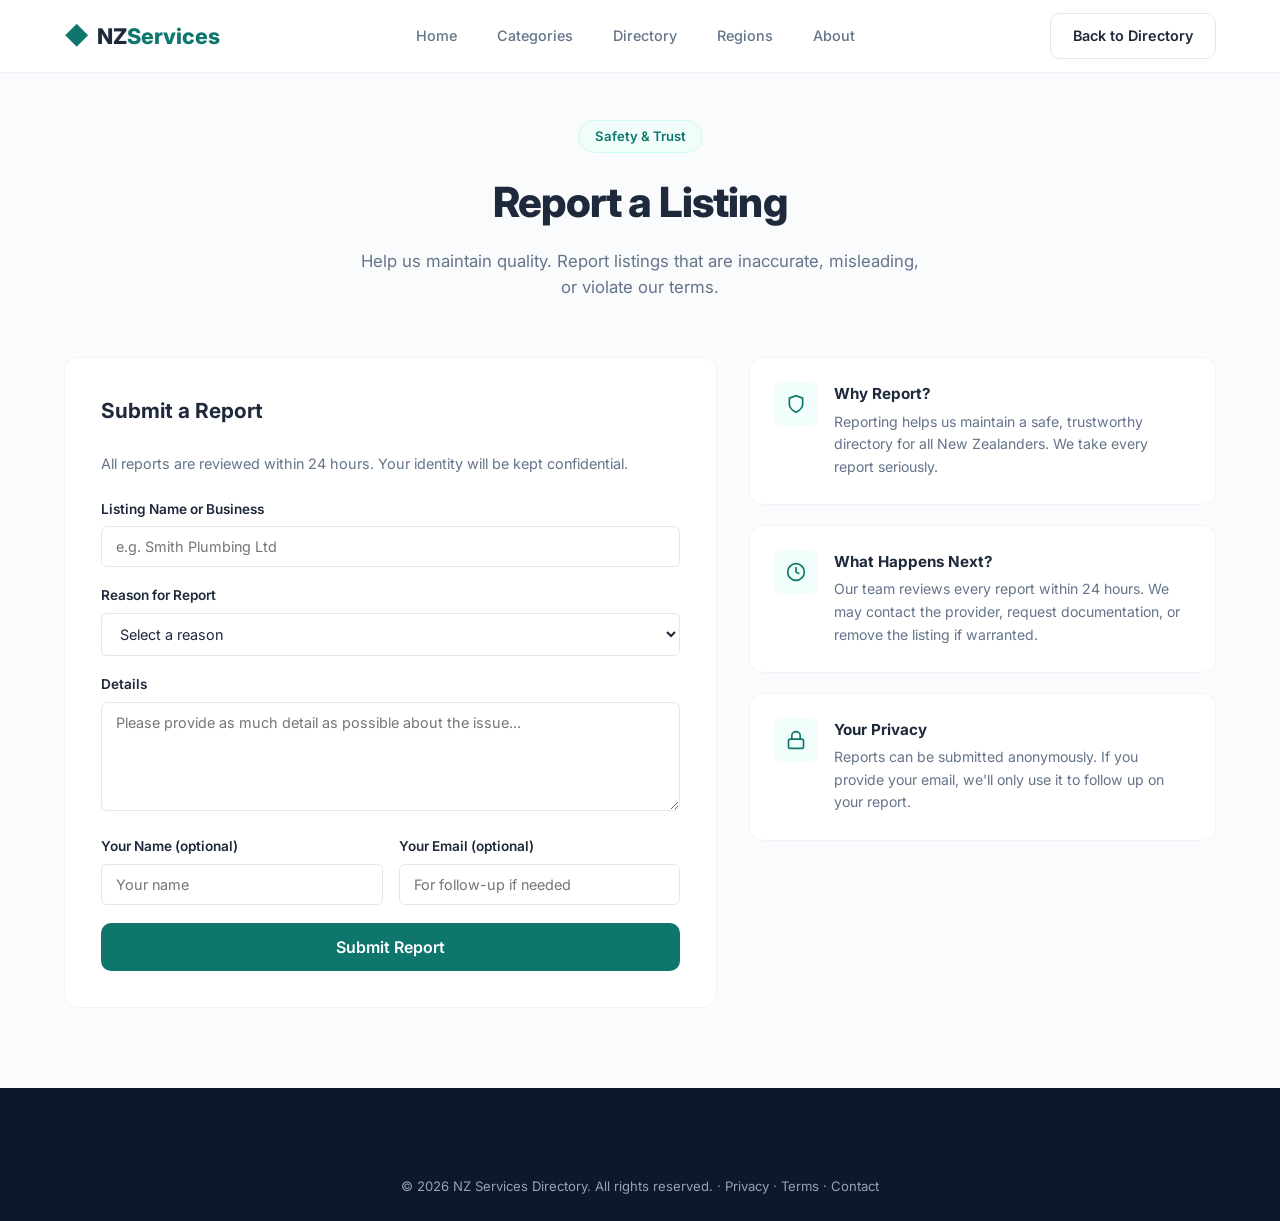
<file: report.html>
<!DOCTYPE html>
<html lang="en-NZ">
<head>
    <meta charset="UTF-8">
    <meta name="viewport" content="width=device-width, initial-scale=1.0">
    <meta name="description" content="Report a listing on NZ Services Directory that is inaccurate, fraudulent, or violates our terms.">
    <title>Report a Listing — NZ Services Directory</title>
    <link rel="stylesheet" href="styles.css">
    <link rel="stylesheet" href="pages.css">
    <link rel="preconnect" href="https://fonts.googleapis.com">
    <link rel="preconnect" href="https://fonts.gstatic.com" crossorigin>
    <link href="https://fonts.googleapis.com/css2?family=Inter:wght@300;400;500;600;700;800&display=swap" rel="stylesheet">
</head>
<body>
    <nav class="navbar" id="navbar">
        <div class="container nav-container">
            <a href="index.html" class="logo"><span class="logo-icon">&#9670;</span><span class="logo-text">NZ<span class="logo-accent">Services</span></span></a>
            <div class="nav-links" id="navLinks">
                <a href="index.html" class="nav-link">Home</a>
                <a href="index.html#categories" class="nav-link">Categories</a>
                <a href="index.html#listings" class="nav-link">Directory</a>
                <a href="index.html#regions" class="nav-link">Regions</a>
                <a href="index.html#about" class="nav-link">About</a>
            </div>
            <div class="nav-actions"><a href="index.html" class="btn btn-outline">Back to Directory</a></div>
            <button class="mobile-menu-btn" id="mobileMenuBtn" aria-label="Toggle menu"><span></span><span></span><span></span></button>
        </div>
    </nav>

    <main class="page-content">
        <div class="container">
            <div class="page-header">
                <span class="section-badge">Safety &amp; Trust</span>
                <h1 class="page-title">Report a Listing</h1>
                <p class="page-subtitle">Help us maintain quality. Report listings that are inaccurate, misleading, or violate our terms.</p>
            </div>

            <div class="report-grid">
                <div class="contact-form-card">
                    <h2>Submit a Report</h2>
                    <p style="color:var(--text-secondary);font-size:0.9rem;margin-bottom:24px;">All reports are reviewed within 24 hours. Your identity will be kept confidential.</p>
                    <form id="reportForm" onsubmit="event.preventDefault(); submitReportForm();">
                        <div class="form-group">
                            <label for="reportListing">Listing Name or Business</label>
                            <input type="text" id="reportListing" placeholder="e.g. Smith Plumbing Ltd" required>
                        </div>
                        <div class="form-group">
                            <label for="reportReason">Reason for Report</label>
                            <select id="reportReason" required>
                                <option value="">Select a reason</option>
                                <option value="inaccurate">Inaccurate or outdated information</option>
                                <option value="fraud">Suspected fraud or scam</option>
                                <option value="impersonation">Business impersonation</option>
                                <option value="inappropriate">Inappropriate content</option>
                                <option value="unlicensed">Operating without proper licence</option>
                                <option value="closed">Business is permanently closed</option>
                                <option value="duplicate">Duplicate listing</option>
                                <option value="other">Other</option>
                            </select>
                        </div>
                        <div class="form-group">
                            <label for="reportDetails">Details</label>
                            <textarea id="reportDetails" rows="5" placeholder="Please provide as much detail as possible about the issue..." required></textarea>
                        </div>
                        <div class="form-row">
                            <div class="form-group">
                                <label for="reporterName">Your Name (optional)</label>
                                <input type="text" id="reporterName" placeholder="Your name">
                            </div>
                            <div class="form-group">
                                <label for="reporterEmail">Your Email (optional)</label>
                                <input type="email" id="reporterEmail" placeholder="For follow-up if needed">
                            </div>
                        </div>
                        <button type="submit" class="btn btn-primary btn-lg btn-full">Submit Report</button>
                    </form>
                </div>

                <div class="report-info">
                    <div class="info-block">
                        <div class="info-icon">
                            <svg viewBox="0 0 24 24" fill="none" stroke="currentColor" stroke-width="2"><path d="M12 22s8-4 8-10V5l-8-3-8 3v7c0 6 8 10 8 10z"/></svg>
                        </div>
                        <div>
                            <h3>Why Report?</h3>
                            <p>Reporting helps us maintain a safe, trustworthy directory for all New Zealanders. We take every report seriously.</p>
                        </div>
                    </div>
                    <div class="info-block">
                        <div class="info-icon">
                            <svg viewBox="0 0 24 24" fill="none" stroke="currentColor" stroke-width="2"><circle cx="12" cy="12" r="10"/><polyline points="12 6 12 12 16 14"/></svg>
                        </div>
                        <div>
                            <h3>What Happens Next?</h3>
                            <p>Our team reviews every report within 24 hours. We may contact the provider, request documentation, or remove the listing if warranted.</p>
                        </div>
                    </div>
                    <div class="info-block">
                        <div class="info-icon">
                            <svg viewBox="0 0 24 24" fill="none" stroke="currentColor" stroke-width="2"><rect x="3" y="11" width="18" height="11" rx="2" ry="2"/><path d="M7 11V7a5 5 0 0 1 10 0v4"/></svg>
                        </div>
                        <div>
                            <h3>Your Privacy</h3>
                            <p>Reports can be submitted anonymously. If you provide your email, we'll only use it to follow up on your report.</p>
                        </div>
                    </div>
                </div>
            </div>
        </div>
    </main>

    <footer class="footer">
        <div class="container"><div class="footer-bottom"><p>&copy; 2026 NZ Services Directory. All rights reserved. · <a href="privacy.html">Privacy</a> · <a href="terms.html">Terms</a> · <a href="contact.html">Contact</a></p></div></div>
    </footer>

    <div class="toast" id="toast"><div class="toast-content"><svg class="toast-icon" viewBox="0 0 24 24" fill="none" stroke="currentColor" stroke-width="2"><path d="M22 11.08V12a10 10 0 1 1-5.93-9.14"/><polyline points="22 4 12 14.01 9 11.01"/></svg><span id="toastMessage">Success!</span></div></div>
    <script src="pages.js"></script>
</body>
</html>
</file>
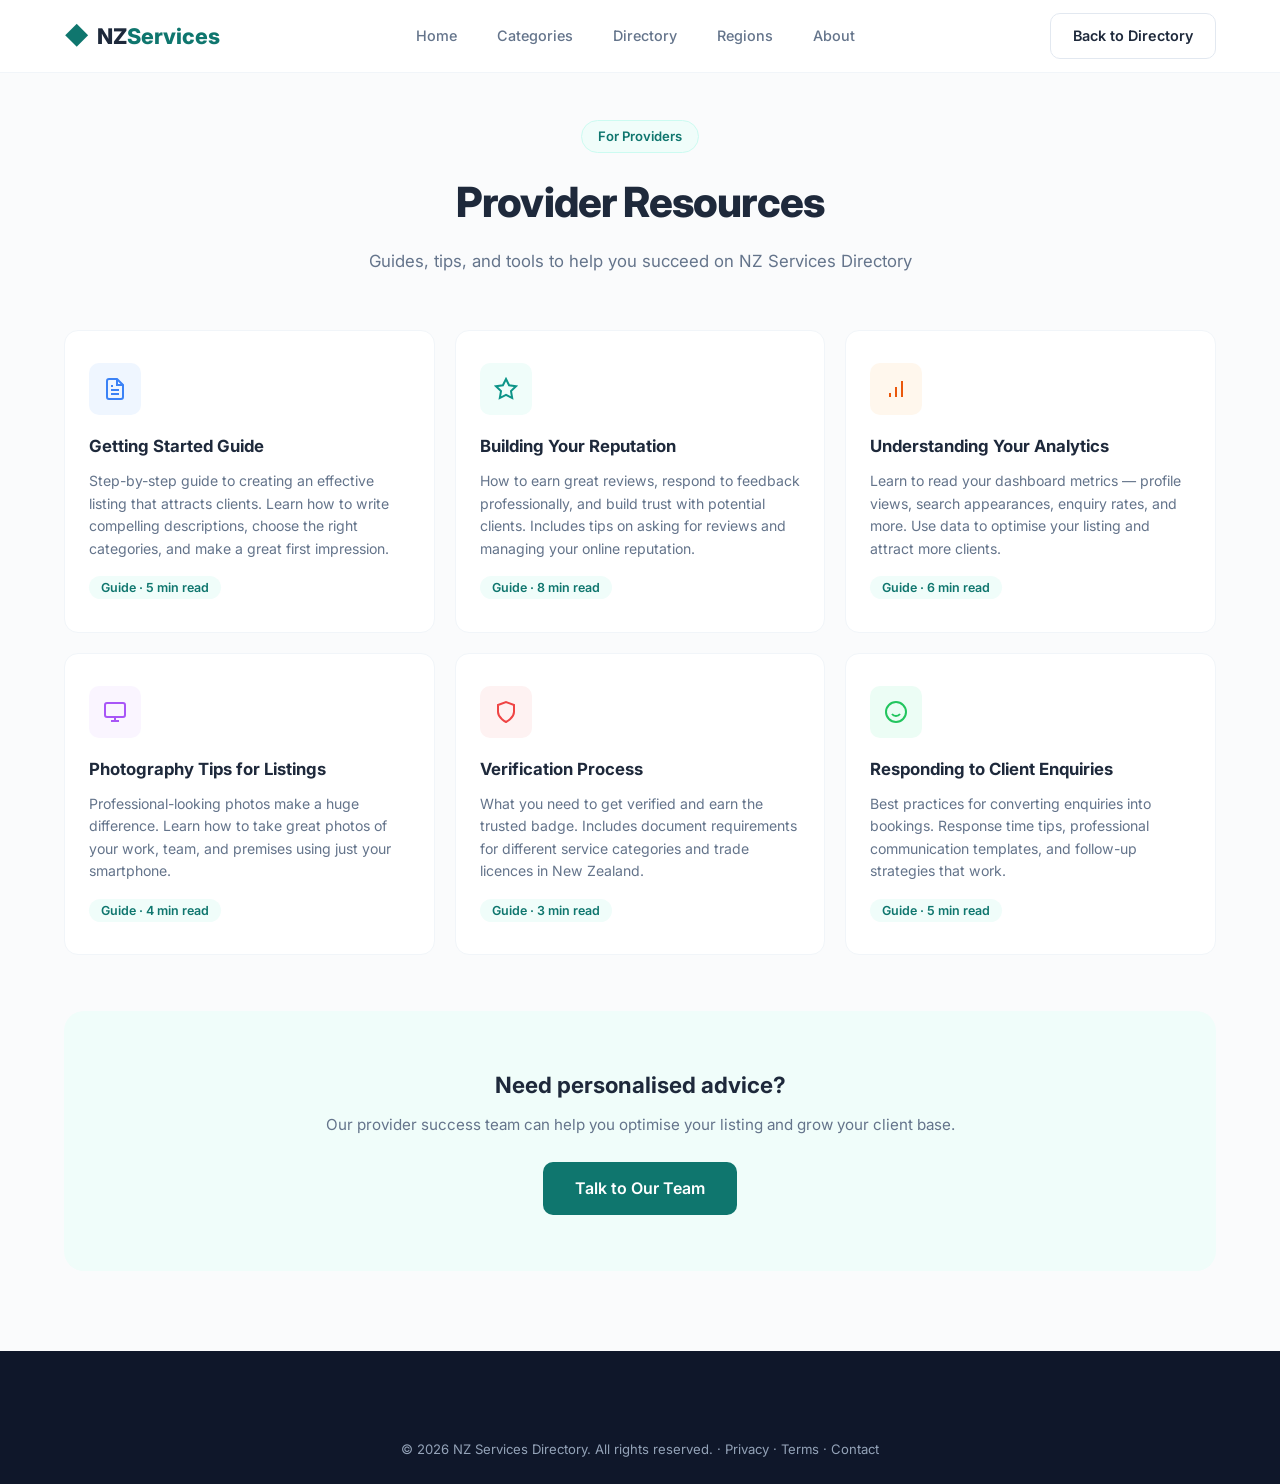
<file: resources.html>
<!DOCTYPE html>
<html lang="en-NZ">
<head>
    <meta charset="UTF-8">
    <meta name="viewport" content="width=device-width, initial-scale=1.0">
    <meta name="description" content="Resources and guides for service providers on NZ Services Directory.">
    <title>Provider Resources — NZ Services Directory</title>
    <link rel="stylesheet" href="styles.css">
    <link rel="stylesheet" href="pages.css">
    <link rel="preconnect" href="https://fonts.googleapis.com">
    <link rel="preconnect" href="https://fonts.gstatic.com" crossorigin>
    <link href="https://fonts.googleapis.com/css2?family=Inter:wght@300;400;500;600;700;800&display=swap" rel="stylesheet">
</head>
<body>
    <nav class="navbar" id="navbar">
        <div class="container nav-container">
            <a href="index.html" class="logo"><span class="logo-icon">&#9670;</span><span class="logo-text">NZ<span class="logo-accent">Services</span></span></a>
            <div class="nav-links" id="navLinks">
                <a href="index.html" class="nav-link">Home</a>
                <a href="index.html#categories" class="nav-link">Categories</a>
                <a href="index.html#listings" class="nav-link">Directory</a>
                <a href="index.html#regions" class="nav-link">Regions</a>
                <a href="index.html#about" class="nav-link">About</a>
            </div>
            <div class="nav-actions"><a href="index.html" class="btn btn-outline">Back to Directory</a></div>
            <button class="mobile-menu-btn" id="mobileMenuBtn" aria-label="Toggle menu"><span></span><span></span><span></span></button>
        </div>
    </nav>

    <main class="page-content">
        <div class="container">
            <div class="page-header">
                <span class="section-badge">For Providers</span>
                <h1 class="page-title">Provider Resources</h1>
                <p class="page-subtitle">Guides, tips, and tools to help you succeed on NZ Services Directory</p>
            </div>

            <div class="resources-grid">
                <div class="resource-card">
                    <div class="resource-icon" style="background:#EFF6FF;color:#3B82F6;">
                        <svg viewBox="0 0 24 24" fill="none" stroke="currentColor" stroke-width="2"><path d="M14 2H6a2 2 0 0 0-2 2v16a2 2 0 0 0 2 2h12a2 2 0 0 0 2-2V8z"/><polyline points="14 2 14 8 20 8"/><line x1="16" y1="13" x2="8" y2="13"/><line x1="16" y1="17" x2="8" y2="17"/><polyline points="10 9 9 9 8 9"/></svg>
                    </div>
                    <h3>Getting Started Guide</h3>
                    <p>Step-by-step guide to creating an effective listing that attracts clients. Learn how to write compelling descriptions, choose the right categories, and make a great first impression.</p>
                    <span class="resource-tag">Guide · 5 min read</span>
                </div>

                <div class="resource-card">
                    <div class="resource-icon" style="background:#F0FDFA;color:#0D9488;">
                        <svg viewBox="0 0 24 24" fill="none" stroke="currentColor" stroke-width="2"><polygon points="12 2 15.09 8.26 22 9.27 17 14.14 18.18 21.02 12 17.77 5.82 21.02 7 14.14 2 9.27 8.91 8.26 12 2"/></svg>
                    </div>
                    <h3>Building Your Reputation</h3>
                    <p>How to earn great reviews, respond to feedback professionally, and build trust with potential clients. Includes tips on asking for reviews and managing your online reputation.</p>
                    <span class="resource-tag">Guide · 8 min read</span>
                </div>

                <div class="resource-card">
                    <div class="resource-icon" style="background:#FFF7ED;color:#EA580C;">
                        <svg viewBox="0 0 24 24" fill="none" stroke="currentColor" stroke-width="2"><path d="M12 20V10"/><path d="M18 20V4"/><path d="M6 20v-4"/></svg>
                    </div>
                    <h3>Understanding Your Analytics</h3>
                    <p>Learn to read your dashboard metrics — profile views, search appearances, enquiry rates, and more. Use data to optimise your listing and attract more clients.</p>
                    <span class="resource-tag">Guide · 6 min read</span>
                </div>

                <div class="resource-card">
                    <div class="resource-icon" style="background:#FAF5FF;color:#A855F7;">
                        <svg viewBox="0 0 24 24" fill="none" stroke="currentColor" stroke-width="2"><rect x="2" y="3" width="20" height="14" rx="2" ry="2"/><line x1="8" y1="21" x2="16" y2="21"/><line x1="12" y1="17" x2="12" y2="21"/></svg>
                    </div>
                    <h3>Photography Tips for Listings</h3>
                    <p>Professional-looking photos make a huge difference. Learn how to take great photos of your work, team, and premises using just your smartphone.</p>
                    <span class="resource-tag">Guide · 4 min read</span>
                </div>

                <div class="resource-card">
                    <div class="resource-icon" style="background:#FEF2F2;color:#EF4444;">
                        <svg viewBox="0 0 24 24" fill="none" stroke="currentColor" stroke-width="2"><path d="M12 22s8-4 8-10V5l-8-3-8 3v7c0 6 8 10 8 10z"/></svg>
                    </div>
                    <h3>Verification Process</h3>
                    <p>What you need to get verified and earn the trusted badge. Includes document requirements for different service categories and trade licences in New Zealand.</p>
                    <span class="resource-tag">Guide · 3 min read</span>
                </div>

                <div class="resource-card">
                    <div class="resource-icon" style="background:#ECFDF5;color:#22C55E;">
                        <svg viewBox="0 0 24 24" fill="none" stroke="currentColor" stroke-width="2"><circle cx="12" cy="12" r="10"/><path d="M8 14s1.5 2 4 2 4-2 4-2"/><line x1="9" y1="9" x2="9.01" y2="9"/><line x1="15" y1="9" x2="15.01" y2="9"/></svg>
                    </div>
                    <h3>Responding to Client Enquiries</h3>
                    <p>Best practices for converting enquiries into bookings. Response time tips, professional communication templates, and follow-up strategies that work.</p>
                    <span class="resource-tag">Guide · 5 min read</span>
                </div>
            </div>

            <div class="help-cta">
                <h2>Need personalised advice?</h2>
                <p>Our provider success team can help you optimise your listing and grow your client base.</p>
                <a href="contact.html" class="btn btn-primary btn-lg">Talk to Our Team</a>
            </div>
        </div>
    </main>

    <footer class="footer">
        <div class="container"><div class="footer-bottom"><p>&copy; 2026 NZ Services Directory. All rights reserved. · <a href="privacy.html">Privacy</a> · <a href="terms.html">Terms</a> · <a href="contact.html">Contact</a></p></div></div>
    </footer>
    <script src="pages.js"></script>
</body>
</html>
</file>
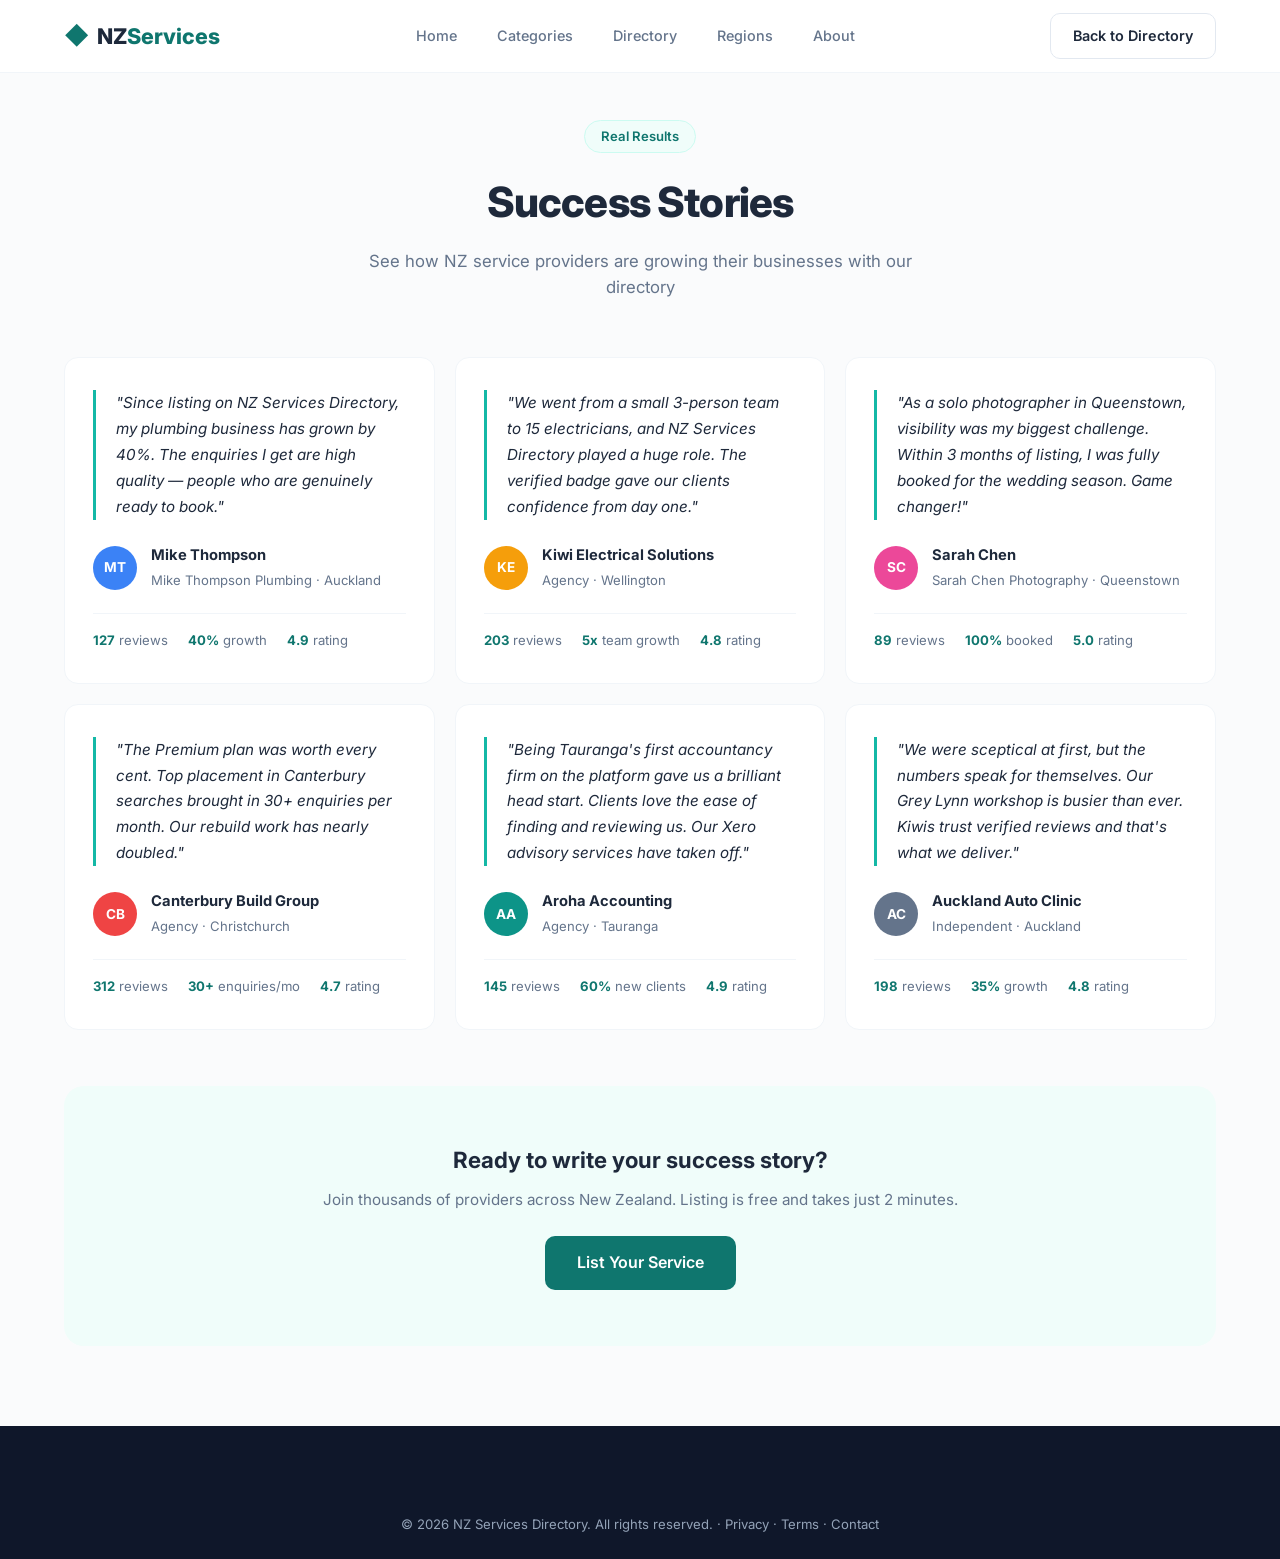
<file: success.html>
<!DOCTYPE html>
<html lang="en-NZ">
<head>
    <meta charset="UTF-8">
    <meta name="viewport" content="width=device-width, initial-scale=1.0">
    <meta name="description" content="Success stories from service providers on NZ Services Directory.">
    <title>Success Stories — NZ Services Directory</title>
    <link rel="stylesheet" href="styles.css">
    <link rel="stylesheet" href="pages.css">
    <link rel="preconnect" href="https://fonts.googleapis.com">
    <link rel="preconnect" href="https://fonts.gstatic.com" crossorigin>
    <link href="https://fonts.googleapis.com/css2?family=Inter:wght@300;400;500;600;700;800&display=swap" rel="stylesheet">
</head>
<body>
    <nav class="navbar" id="navbar">
        <div class="container nav-container">
            <a href="index.html" class="logo"><span class="logo-icon">&#9670;</span><span class="logo-text">NZ<span class="logo-accent">Services</span></span></a>
            <div class="nav-links" id="navLinks">
                <a href="index.html" class="nav-link">Home</a>
                <a href="index.html#categories" class="nav-link">Categories</a>
                <a href="index.html#listings" class="nav-link">Directory</a>
                <a href="index.html#regions" class="nav-link">Regions</a>
                <a href="index.html#about" class="nav-link">About</a>
            </div>
            <div class="nav-actions"><a href="index.html" class="btn btn-outline">Back to Directory</a></div>
            <button class="mobile-menu-btn" id="mobileMenuBtn" aria-label="Toggle menu"><span></span><span></span><span></span></button>
        </div>
    </nav>

    <main class="page-content">
        <div class="container">
            <div class="page-header">
                <span class="section-badge">Real Results</span>
                <h1 class="page-title">Success Stories</h1>
                <p class="page-subtitle">See how NZ service providers are growing their businesses with our directory</p>
            </div>

            <div class="stories-grid">
                <div class="story-card">
                    <div class="story-quote">"Since listing on NZ Services Directory, my plumbing business has grown by 40%. The enquiries I get are high quality — people who are genuinely ready to book."</div>
                    <div class="story-author">
                        <div class="story-avatar" style="background:#3B82F6;">MT</div>
                        <div>
                            <strong>Mike Thompson</strong>
                            <span>Mike Thompson Plumbing · Auckland</span>
                        </div>
                    </div>
                    <div class="story-stats">
                        <div class="story-stat"><span>127</span> reviews</div>
                        <div class="story-stat"><span>40%</span> growth</div>
                        <div class="story-stat"><span>4.9</span> rating</div>
                    </div>
                </div>

                <div class="story-card">
                    <div class="story-quote">"We went from a small 3-person team to 15 electricians, and NZ Services Directory played a huge role. The verified badge gave our clients confidence from day one."</div>
                    <div class="story-author">
                        <div class="story-avatar" style="background:#F59E0B;">KE</div>
                        <div>
                            <strong>Kiwi Electrical Solutions</strong>
                            <span>Agency · Wellington</span>
                        </div>
                    </div>
                    <div class="story-stats">
                        <div class="story-stat"><span>203</span> reviews</div>
                        <div class="story-stat"><span>5x</span> team growth</div>
                        <div class="story-stat"><span>4.8</span> rating</div>
                    </div>
                </div>

                <div class="story-card">
                    <div class="story-quote">"As a solo photographer in Queenstown, visibility was my biggest challenge. Within 3 months of listing, I was fully booked for the wedding season. Game changer!"</div>
                    <div class="story-author">
                        <div class="story-avatar" style="background:#EC4899;">SC</div>
                        <div>
                            <strong>Sarah Chen</strong>
                            <span>Sarah Chen Photography · Queenstown</span>
                        </div>
                    </div>
                    <div class="story-stats">
                        <div class="story-stat"><span>89</span> reviews</div>
                        <div class="story-stat"><span>100%</span> booked</div>
                        <div class="story-stat"><span>5.0</span> rating</div>
                    </div>
                </div>

                <div class="story-card">
                    <div class="story-quote">"The Premium plan was worth every cent. Top placement in Canterbury searches brought in 30+ enquiries per month. Our rebuild work has nearly doubled."</div>
                    <div class="story-author">
                        <div class="story-avatar" style="background:#EF4444;">CB</div>
                        <div>
                            <strong>Canterbury Build Group</strong>
                            <span>Agency · Christchurch</span>
                        </div>
                    </div>
                    <div class="story-stats">
                        <div class="story-stat"><span>312</span> reviews</div>
                        <div class="story-stat"><span>30+</span> enquiries/mo</div>
                        <div class="story-stat"><span>4.7</span> rating</div>
                    </div>
                </div>

                <div class="story-card">
                    <div class="story-quote">"Being Tauranga's first accountancy firm on the platform gave us a brilliant head start. Clients love the ease of finding and reviewing us. Our Xero advisory services have taken off."</div>
                    <div class="story-author">
                        <div class="story-avatar" style="background:#0D9488;">AA</div>
                        <div>
                            <strong>Aroha Accounting</strong>
                            <span>Agency · Tauranga</span>
                        </div>
                    </div>
                    <div class="story-stats">
                        <div class="story-stat"><span>145</span> reviews</div>
                        <div class="story-stat"><span>60%</span> new clients</div>
                        <div class="story-stat"><span>4.9</span> rating</div>
                    </div>
                </div>

                <div class="story-card">
                    <div class="story-quote">"We were sceptical at first, but the numbers speak for themselves. Our Grey Lynn workshop is busier than ever. Kiwis trust verified reviews and that's what we deliver."</div>
                    <div class="story-author">
                        <div class="story-avatar" style="background:#64748B;">AC</div>
                        <div>
                            <strong>Auckland Auto Clinic</strong>
                            <span>Independent · Auckland</span>
                        </div>
                    </div>
                    <div class="story-stats">
                        <div class="story-stat"><span>198</span> reviews</div>
                        <div class="story-stat"><span>35%</span> growth</div>
                        <div class="story-stat"><span>4.8</span> rating</div>
                    </div>
                </div>
            </div>

            <div class="help-cta">
                <h2>Ready to write your success story?</h2>
                <p>Join thousands of providers across New Zealand. Listing is free and takes just 2 minutes.</p>
                <a href="index.html#listings" class="btn btn-primary btn-lg">List Your Service</a>
            </div>
        </div>
    </main>

    <footer class="footer">
        <div class="container"><div class="footer-bottom"><p>&copy; 2026 NZ Services Directory. All rights reserved. · <a href="privacy.html">Privacy</a> · <a href="terms.html">Terms</a> · <a href="contact.html">Contact</a></p></div></div>
    </footer>
    <script src="pages.js"></script>
</body>
</html>
</file>
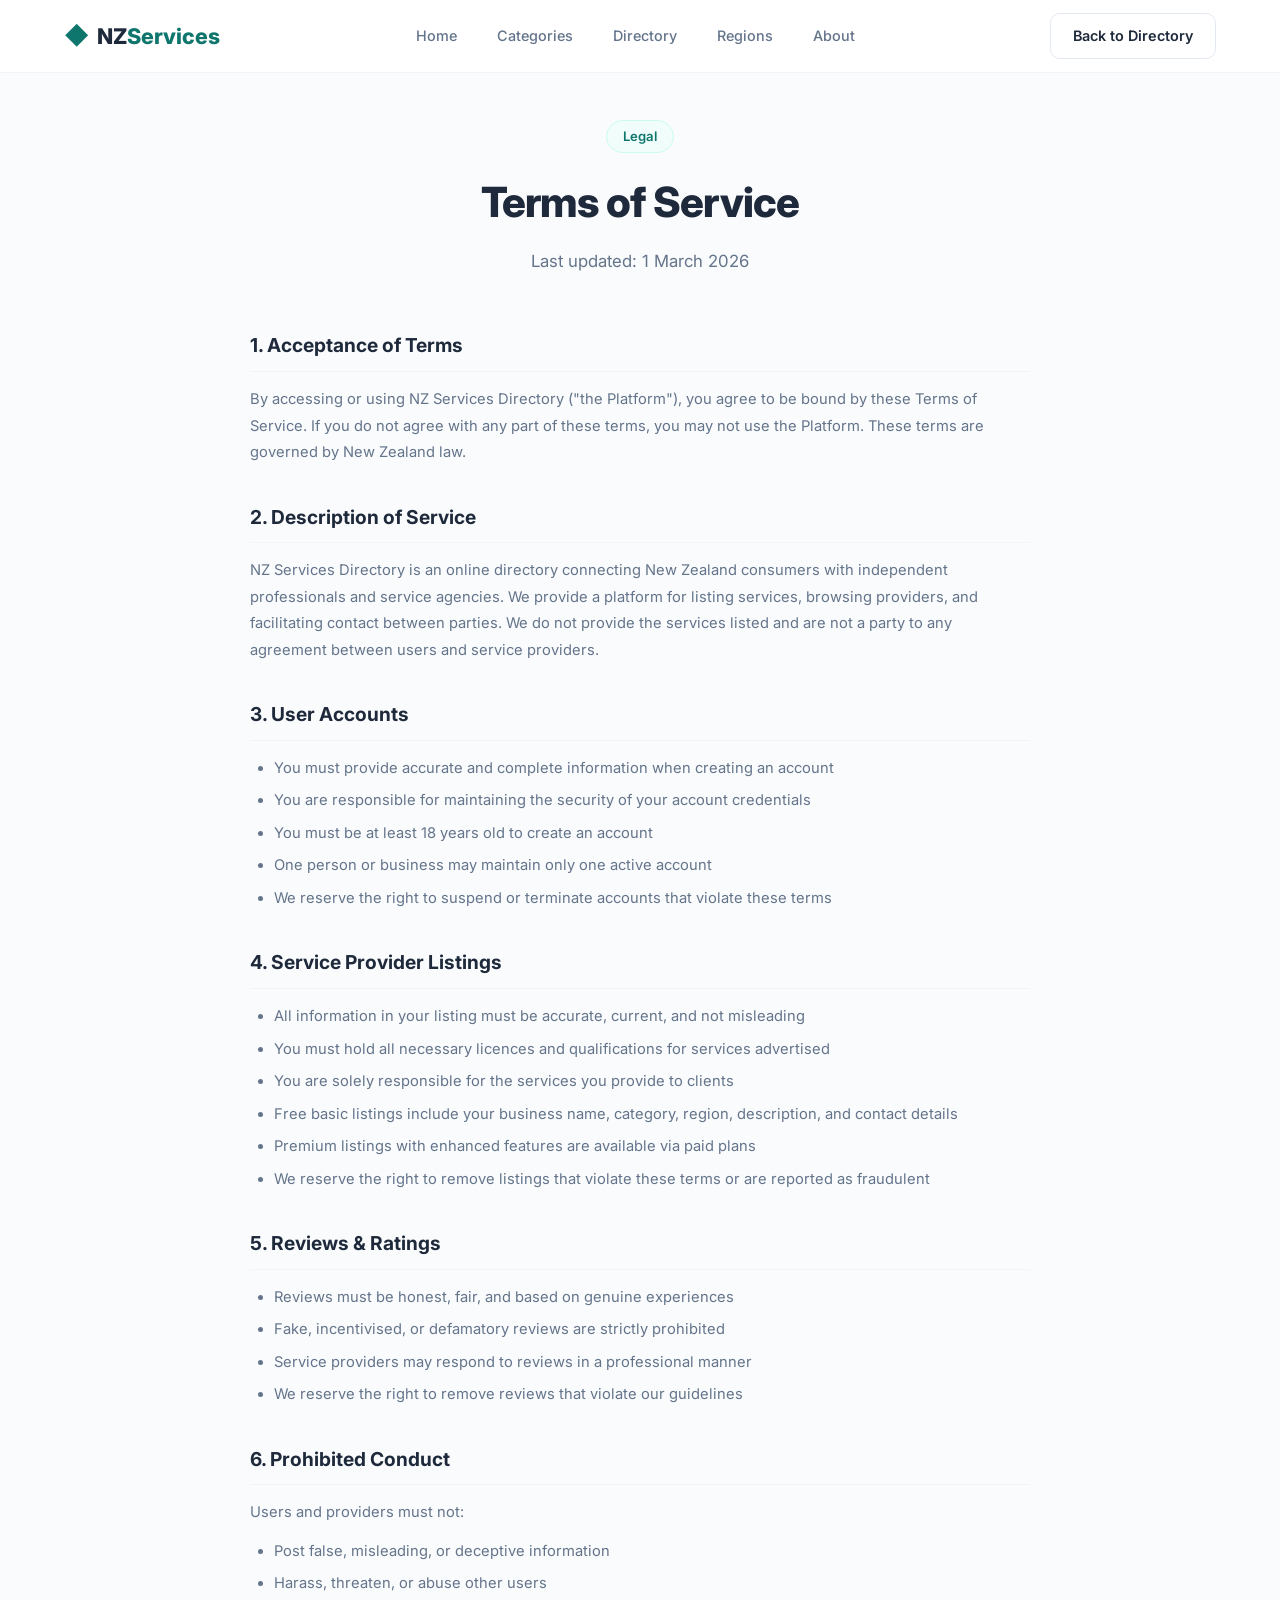
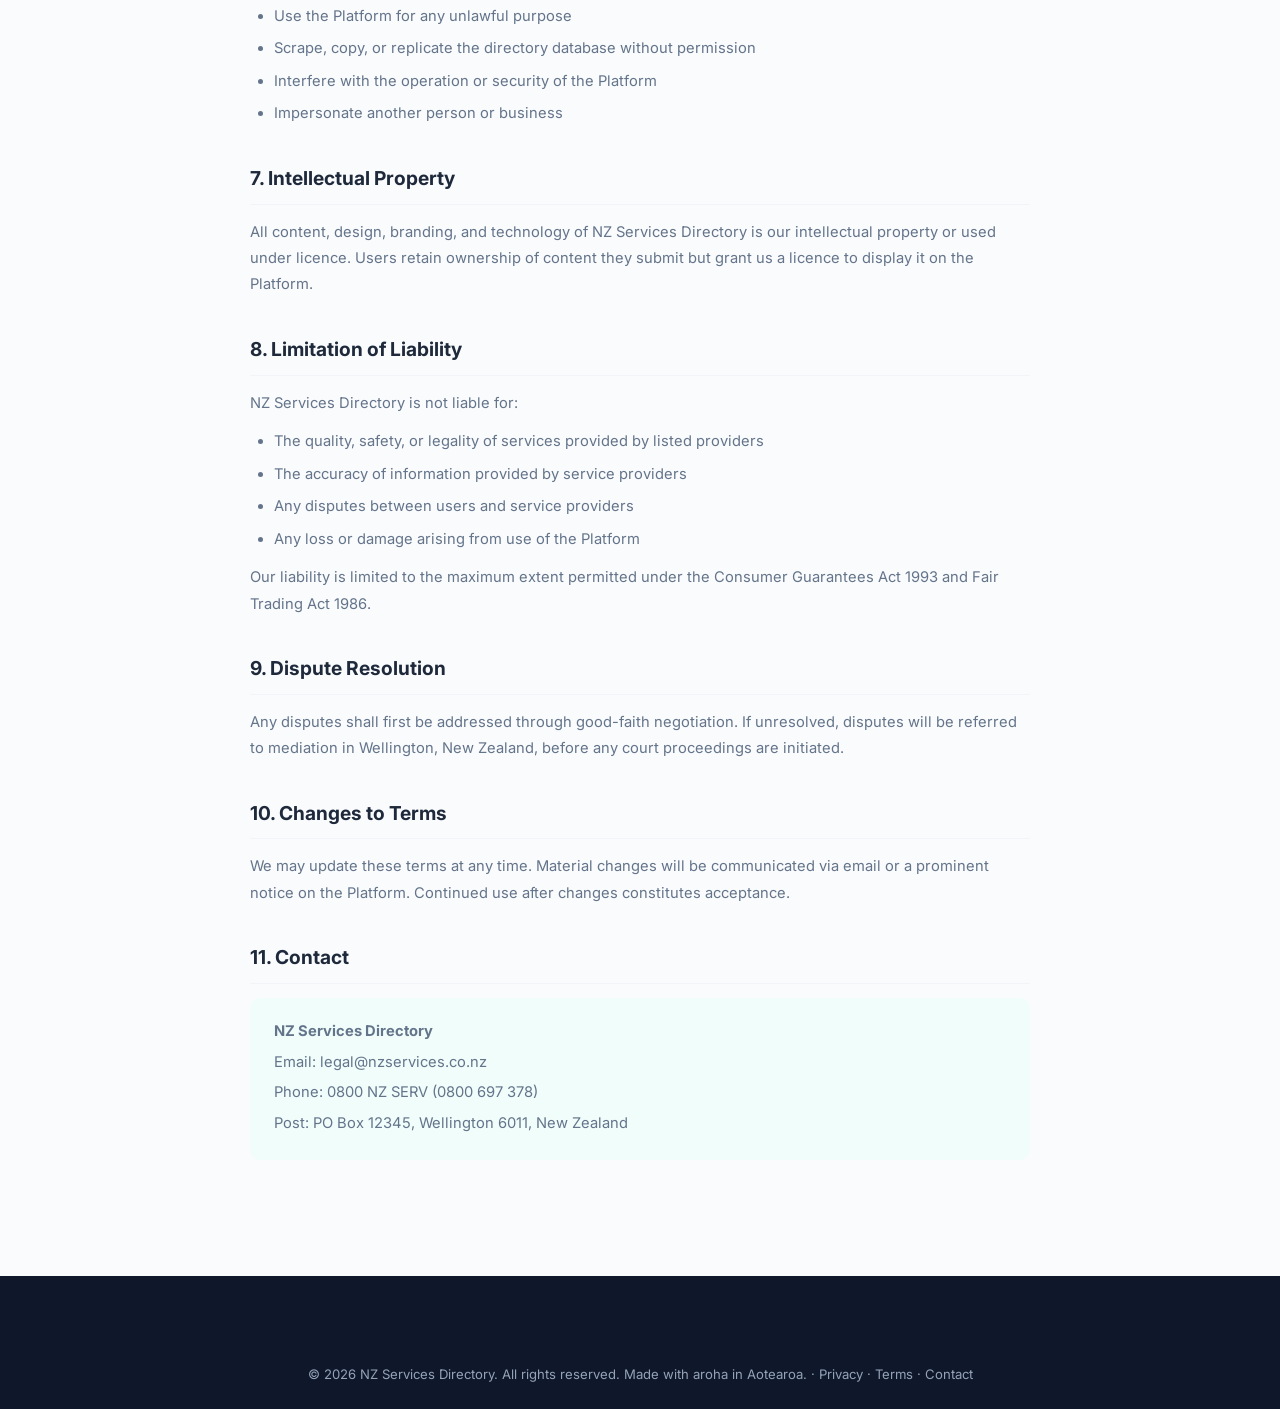
<file: terms.html>
<!DOCTYPE html>
<html lang="en-NZ">
<head>
    <meta charset="UTF-8">
    <meta name="viewport" content="width=device-width, initial-scale=1.0">
    <meta name="description" content="Terms of Service for NZ Services Directory.">
    <title>Terms of Service — NZ Services Directory</title>
    <link rel="stylesheet" href="styles.css">
    <link rel="stylesheet" href="pages.css">
    <link rel="preconnect" href="https://fonts.googleapis.com">
    <link rel="preconnect" href="https://fonts.gstatic.com" crossorigin>
    <link href="https://fonts.googleapis.com/css2?family=Inter:wght@300;400;500;600;700;800&display=swap" rel="stylesheet">
</head>
<body>
    <nav class="navbar" id="navbar">
        <div class="container nav-container">
            <a href="index.html" class="logo"><span class="logo-icon">&#9670;</span><span class="logo-text">NZ<span class="logo-accent">Services</span></span></a>
            <div class="nav-links" id="navLinks">
                <a href="index.html" class="nav-link">Home</a>
                <a href="index.html#categories" class="nav-link">Categories</a>
                <a href="index.html#listings" class="nav-link">Directory</a>
                <a href="index.html#regions" class="nav-link">Regions</a>
                <a href="index.html#about" class="nav-link">About</a>
            </div>
            <div class="nav-actions"><a href="index.html" class="btn btn-outline">Back to Directory</a></div>
            <button class="mobile-menu-btn" id="mobileMenuBtn" aria-label="Toggle menu"><span></span><span></span><span></span></button>
        </div>
    </nav>

    <main class="page-content">
        <div class="container">
            <div class="page-header">
                <span class="section-badge">Legal</span>
                <h1 class="page-title">Terms of Service</h1>
                <p class="page-subtitle">Last updated: 1 March 2026</p>
            </div>
            <div class="page-body">
                <section class="policy-section">
                    <h2>1. Acceptance of Terms</h2>
                    <p>By accessing or using NZ Services Directory ("the Platform"), you agree to be bound by these Terms of Service. If you do not agree with any part of these terms, you may not use the Platform. These terms are governed by New Zealand law.</p>
                </section>

                <section class="policy-section">
                    <h2>2. Description of Service</h2>
                    <p>NZ Services Directory is an online directory connecting New Zealand consumers with independent professionals and service agencies. We provide a platform for listing services, browsing providers, and facilitating contact between parties. We do not provide the services listed and are not a party to any agreement between users and service providers.</p>
                </section>

                <section class="policy-section">
                    <h2>3. User Accounts</h2>
                    <ul>
                        <li>You must provide accurate and complete information when creating an account</li>
                        <li>You are responsible for maintaining the security of your account credentials</li>
                        <li>You must be at least 18 years old to create an account</li>
                        <li>One person or business may maintain only one active account</li>
                        <li>We reserve the right to suspend or terminate accounts that violate these terms</li>
                    </ul>
                </section>

                <section class="policy-section">
                    <h2>4. Service Provider Listings</h2>
                    <ul>
                        <li>All information in your listing must be accurate, current, and not misleading</li>
                        <li>You must hold all necessary licences and qualifications for services advertised</li>
                        <li>You are solely responsible for the services you provide to clients</li>
                        <li>Free basic listings include your business name, category, region, description, and contact details</li>
                        <li>Premium listings with enhanced features are available via paid plans</li>
                        <li>We reserve the right to remove listings that violate these terms or are reported as fraudulent</li>
                    </ul>
                </section>

                <section class="policy-section">
                    <h2>5. Reviews & Ratings</h2>
                    <ul>
                        <li>Reviews must be honest, fair, and based on genuine experiences</li>
                        <li>Fake, incentivised, or defamatory reviews are strictly prohibited</li>
                        <li>Service providers may respond to reviews in a professional manner</li>
                        <li>We reserve the right to remove reviews that violate our guidelines</li>
                    </ul>
                </section>

                <section class="policy-section">
                    <h2>6. Prohibited Conduct</h2>
                    <p>Users and providers must not:</p>
                    <ul>
                        <li>Post false, misleading, or deceptive information</li>
                        <li>Harass, threaten, or abuse other users</li>
                        <li>Use the Platform for any unlawful purpose</li>
                        <li>Scrape, copy, or replicate the directory database without permission</li>
                        <li>Interfere with the operation or security of the Platform</li>
                        <li>Impersonate another person or business</li>
                    </ul>
                </section>

                <section class="policy-section">
                    <h2>7. Intellectual Property</h2>
                    <p>All content, design, branding, and technology of NZ Services Directory is our intellectual property or used under licence. Users retain ownership of content they submit but grant us a licence to display it on the Platform.</p>
                </section>

                <section class="policy-section">
                    <h2>8. Limitation of Liability</h2>
                    <p>NZ Services Directory is not liable for:</p>
                    <ul>
                        <li>The quality, safety, or legality of services provided by listed providers</li>
                        <li>The accuracy of information provided by service providers</li>
                        <li>Any disputes between users and service providers</li>
                        <li>Any loss or damage arising from use of the Platform</li>
                    </ul>
                    <p>Our liability is limited to the maximum extent permitted under the Consumer Guarantees Act 1993 and Fair Trading Act 1986.</p>
                </section>

                <section class="policy-section">
                    <h2>9. Dispute Resolution</h2>
                    <p>Any disputes shall first be addressed through good-faith negotiation. If unresolved, disputes will be referred to mediation in Wellington, New Zealand, before any court proceedings are initiated.</p>
                </section>

                <section class="policy-section">
                    <h2>10. Changes to Terms</h2>
                    <p>We may update these terms at any time. Material changes will be communicated via email or a prominent notice on the Platform. Continued use after changes constitutes acceptance.</p>
                </section>

                <section class="policy-section">
                    <h2>11. Contact</h2>
                    <div class="contact-block">
                        <p><strong>NZ Services Directory</strong></p>
                        <p>Email: legal@nzservices.co.nz</p>
                        <p>Phone: 0800 NZ SERV (0800 697 378)</p>
                        <p>Post: PO Box 12345, Wellington 6011, New Zealand</p>
                    </div>
                </section>
            </div>
        </div>
    </main>

    <footer class="footer">
        <div class="container">
            <div class="footer-bottom">
                <p>&copy; 2026 NZ Services Directory. All rights reserved. Made with aroha in Aotearoa. · <a href="privacy.html">Privacy</a> · <a href="terms.html">Terms</a> · <a href="contact.html">Contact</a></p>
            </div>
        </div>
    </footer>
    <script src="pages.js"></script>
</body>
</html>
</file>
<file: styles.css>
/* ===== CSS Variables & Reset ===== */
:root {
    --primary: #0F766E;
    --primary-dark: #0D5F59;
    --primary-light: #14B8A6;
    --primary-50: #F0FDFA;
    --primary-100: #CCFBF1;
    --secondary: #1E293B;
    --secondary-light: #334155;
    --accent: #F59E0B;
    --accent-light: #FCD34D;
    --bg: #FAFBFC;
    --bg-white: #FFFFFF;
    --bg-card: #FFFFFF;
    --bg-dark: #0F172A;
    --text: #1E293B;
    --text-secondary: #64748B;
    --text-light: #94A3B8;
    --text-white: #F8FAFC;
    --border: #E2E8F0;
    --border-light: #F1F5F9;
    --shadow-sm: 0 1px 2px rgba(0,0,0,0.05);
    --shadow: 0 4px 6px -1px rgba(0,0,0,0.07), 0 2px 4px -2px rgba(0,0,0,0.05);
    --shadow-md: 0 10px 15px -3px rgba(0,0,0,0.08), 0 4px 6px -4px rgba(0,0,0,0.05);
    --shadow-lg: 0 20px 25px -5px rgba(0,0,0,0.1), 0 8px 10px -6px rgba(0,0,0,0.05);
    --shadow-xl: 0 25px 50px -12px rgba(0,0,0,0.15);
    --radius-sm: 6px;
    --radius: 10px;
    --radius-md: 14px;
    --radius-lg: 20px;
    --radius-xl: 28px;
    --transition: 0.25s cubic-bezier(0.4, 0, 0.2, 1);
    --font: 'Inter', -apple-system, BlinkMacSystemFont, 'Segoe UI', sans-serif;
}

*, *::before, *::after {
    margin: 0;
    padding: 0;
    box-sizing: border-box;
}

html {
    scroll-behavior: smooth;
    scroll-padding-top: 80px;
}

body {
    font-family: var(--font);
    background: var(--bg);
    color: var(--text);
    line-height: 1.6;
    -webkit-font-smoothing: antialiased;
    -moz-osx-font-smoothing: grayscale;
}

.container {
    max-width: 1200px;
    margin: 0 auto;
    padding: 0 24px;
}

img {
    max-width: 100%;
    display: block;
}

a {
    color: inherit;
    text-decoration: none;
}

button {
    cursor: pointer;
    border: none;
    font-family: inherit;
}

input, select, textarea {
    font-family: inherit;
    font-size: inherit;
}

/* ===== Navbar ===== */
.navbar {
    position: fixed;
    top: 0;
    left: 0;
    right: 0;
    z-index: 1000;
    background: rgba(255,255,255,0.92);
    backdrop-filter: blur(20px);
    -webkit-backdrop-filter: blur(20px);
    border-bottom: 1px solid var(--border-light);
    transition: var(--transition);
}

.navbar.scrolled {
    box-shadow: var(--shadow);
}

.nav-container {
    display: flex;
    align-items: center;
    justify-content: space-between;
    height: 72px;
}

.logo {
    display: flex;
    align-items: center;
    gap: 8px;
    font-size: 1.35rem;
    font-weight: 800;
    color: var(--secondary);
    text-decoration: none;
}

.logo-icon {
    color: var(--primary);
    font-size: 1.5rem;
}

.logo-accent {
    color: var(--primary);
}

.nav-links {
    display: flex;
    gap: 8px;
}

.nav-link {
    padding: 8px 16px;
    border-radius: var(--radius-sm);
    font-size: 0.9rem;
    font-weight: 500;
    color: var(--text-secondary);
    transition: var(--transition);
}

.nav-link:hover,
.nav-link.active {
    color: var(--primary);
    background: var(--primary-50);
}

.nav-actions {
    display: flex;
    gap: 10px;
}

/* ===== Buttons ===== */
.btn {
    display: inline-flex;
    align-items: center;
    gap: 8px;
    padding: 10px 22px;
    border-radius: var(--radius);
    font-size: 0.9rem;
    font-weight: 600;
    transition: var(--transition);
    white-space: nowrap;
}

.btn-primary {
    background: var(--primary);
    color: white;
}

.btn-primary:hover {
    background: var(--primary-dark);
    transform: translateY(-1px);
    box-shadow: var(--shadow-md);
}

.btn-outline {
    border: 1.5px solid var(--border);
    background: transparent;
    color: var(--text);
}

.btn-outline:hover {
    border-color: var(--primary);
    color: var(--primary);
    background: var(--primary-50);
}

.btn-white {
    background: white;
    color: var(--primary);
}

.btn-white:hover {
    background: var(--primary-50);
    transform: translateY(-1px);
    box-shadow: var(--shadow-md);
}

.btn-sm {
    padding: 6px 14px;
    font-size: 0.82rem;
}

.btn-lg {
    padding: 14px 32px;
    font-size: 1rem;
}

.btn-full {
    width: 100%;
    justify-content: center;
}

/* ===== Mobile Menu ===== */
.mobile-menu-btn {
    display: none;
    flex-direction: column;
    gap: 5px;
    background: none;
    padding: 4px;
}

.mobile-menu-btn span {
    width: 22px;
    height: 2px;
    background: var(--text);
    border-radius: 2px;
    transition: var(--transition);
}

/* ===== Hero ===== */
.hero {
    position: relative;
    padding: 160px 0 100px;
    overflow: hidden;
    background: linear-gradient(135deg, #F0FDFA 0%, #ECFDF5 30%, #F0F9FF 70%, #FFF7ED 100%);
}

.hero-bg {
    position: absolute;
    inset: 0;
    background-image:
        radial-gradient(ellipse 600px 400px at 20% 50%, rgba(20, 184, 166, 0.08), transparent),
        radial-gradient(ellipse 500px 500px at 80% 30%, rgba(59, 130, 246, 0.06), transparent),
        radial-gradient(ellipse 400px 300px at 60% 80%, rgba(245, 158, 11, 0.05), transparent);
}

.hero-container {
    position: relative;
    text-align: center;
}

.hero-badge {
    display: inline-block;
    padding: 6px 18px;
    background: rgba(15, 118, 110, 0.08);
    border: 1px solid rgba(15, 118, 110, 0.15);
    border-radius: 100px;
    font-size: 0.85rem;
    font-weight: 600;
    color: var(--primary);
    margin-bottom: 24px;
}

.hero-title {
    font-size: clamp(2.2rem, 5vw, 3.5rem);
    font-weight: 800;
    line-height: 1.15;
    color: var(--secondary);
    margin-bottom: 20px;
    letter-spacing: -0.02em;
}

.gradient-text {
    background: linear-gradient(135deg, var(--primary) 0%, var(--primary-light) 50%, #0EA5E9 100%);
    -webkit-background-clip: text;
    -webkit-text-fill-color: transparent;
    background-clip: text;
}

.hero-subtitle {
    font-size: 1.15rem;
    color: var(--text-secondary);
    max-width: 600px;
    margin: 0 auto 40px;
    line-height: 1.7;
}

/* ===== Search Box ===== */
.hero-search {
    max-width: 720px;
    margin: 0 auto 48px;
}

.search-box {
    display: flex;
    align-items: center;
    background: white;
    border-radius: var(--radius-lg);
    box-shadow: var(--shadow-lg);
    padding: 8px;
    border: 1px solid var(--border-light);
    transition: var(--transition);
}

.search-box:focus-within {
    box-shadow: var(--shadow-xl), 0 0 0 3px rgba(15, 118, 110, 0.1);
    border-color: var(--primary-light);
}

.search-field {
    flex: 1;
    display: flex;
    align-items: center;
    gap: 10px;
    padding: 8px 16px;
}

.search-icon {
    width: 20px;
    height: 20px;
    color: var(--text-light);
    flex-shrink: 0;
}

.search-field input,
.search-field select {
    flex: 1;
    border: none;
    outline: none;
    background: none;
    font-size: 0.95rem;
    color: var(--text);
}

.search-field select {
    cursor: pointer;
    -webkit-appearance: none;
    appearance: none;
}

.search-divider {
    width: 1px;
    height: 28px;
    background: var(--border);
    flex-shrink: 0;
}

.search-btn {
    display: flex;
    align-items: center;
    gap: 8px;
    padding: 12px 28px;
    background: var(--primary);
    color: white;
    border-radius: var(--radius-md);
    font-size: 0.95rem;
    font-weight: 600;
    transition: var(--transition);
    flex-shrink: 0;
}

.search-btn:hover {
    background: var(--primary-dark);
}

.search-btn svg {
    width: 18px;
    height: 18px;
}

/* ===== Hero Stats ===== */
.hero-stats {
    display: flex;
    align-items: center;
    justify-content: center;
    gap: 32px;
}

.stat {
    text-align: center;
}

.stat-number {
    display: block;
    font-size: 1.8rem;
    font-weight: 800;
    color: var(--primary);
    line-height: 1.2;
}

.stat-label {
    font-size: 0.82rem;
    color: var(--text-secondary);
    font-weight: 500;
}

.stat-divider {
    width: 1px;
    height: 36px;
    background: var(--border);
}

/* ===== Section Common ===== */
.section {
    padding: 96px 0;
}

.section-header {
    text-align: center;
    margin-bottom: 56px;
}

.section-badge {
    display: inline-block;
    padding: 5px 16px;
    background: var(--primary-50);
    border: 1px solid var(--primary-100);
    border-radius: 100px;
    font-size: 0.82rem;
    font-weight: 600;
    color: var(--primary);
    margin-bottom: 16px;
}

.section-title {
    font-size: clamp(1.6rem, 3vw, 2.2rem);
    font-weight: 800;
    color: var(--secondary);
    margin-bottom: 12px;
    letter-spacing: -0.01em;
}

.section-subtitle {
    font-size: 1.05rem;
    color: var(--text-secondary);
    max-width: 520px;
    margin: 0 auto;
}

.text-center { text-align: center; }
.text-left { text-align: left; }
.mt-2 { margin-top: 32px; }

/* ===== Categories Grid ===== */
.categories-grid {
    display: grid;
    grid-template-columns: repeat(auto-fill, minmax(170px, 1fr));
    gap: 16px;
}

.category-card {
    display: flex;
    flex-direction: column;
    align-items: center;
    gap: 12px;
    padding: 28px 16px;
    background: var(--bg-card);
    border: 1px solid var(--border-light);
    border-radius: var(--radius-md);
    cursor: pointer;
    transition: var(--transition);
    text-align: center;
}

.category-card:hover {
    border-color: var(--primary-light);
    box-shadow: var(--shadow-md);
    transform: translateY(-4px);
}

.category-icon {
    width: 48px;
    height: 48px;
    display: flex;
    align-items: center;
    justify-content: center;
    border-radius: var(--radius);
    font-size: 1.5rem;
}

.category-card h3 {
    font-size: 0.88rem;
    font-weight: 600;
    color: var(--text);
}

.category-card span {
    font-size: 0.78rem;
    color: var(--text-light);
}

/* ===== Filters Bar ===== */
.filters-bar {
    display: flex;
    align-items: center;
    justify-content: space-between;
    flex-wrap: wrap;
    gap: 16px;
    margin-bottom: 24px;
    padding: 16px 20px;
    background: var(--bg-card);
    border: 1px solid var(--border-light);
    border-radius: var(--radius-md);
}

.filter-group {
    display: flex;
    flex-wrap: wrap;
    gap: 8px;
    align-items: center;
}

.filter-chip {
    padding: 8px 18px;
    border-radius: 100px;
    font-size: 0.85rem;
    font-weight: 500;
    background: var(--bg);
    color: var(--text-secondary);
    border: 1px solid var(--border);
    transition: var(--transition);
}

.filter-chip:hover {
    border-color: var(--primary);
    color: var(--primary);
}

.filter-chip.active {
    background: var(--primary);
    color: white;
    border-color: var(--primary);
}

.filter-select {
    padding: 8px 14px;
    border: 1px solid var(--border);
    border-radius: var(--radius-sm);
    font-size: 0.85rem;
    color: var(--text-secondary);
    background: var(--bg);
    outline: none;
    cursor: pointer;
    transition: var(--transition);
}

.filter-select:focus {
    border-color: var(--primary);
}

.results-info {
    font-size: 0.88rem;
    color: var(--text-secondary);
    margin-bottom: 20px;
}

#resultsCount {
    font-weight: 700;
    color: var(--primary);
}

/* ===== Listings Grid ===== */
.listings-grid {
    display: grid;
    grid-template-columns: repeat(auto-fill, minmax(340px, 1fr));
    gap: 20px;
}

.listing-card {
    background: var(--bg-card);
    border: 1px solid var(--border-light);
    border-radius: var(--radius-md);
    overflow: hidden;
    transition: var(--transition);
    cursor: pointer;
}

.listing-card:hover {
    box-shadow: var(--shadow-lg);
    transform: translateY(-4px);
    border-color: transparent;
}

.listing-header {
    position: relative;
    padding: 24px 24px 0;
    display: flex;
    gap: 16px;
}

.listing-avatar {
    width: 56px;
    height: 56px;
    border-radius: var(--radius);
    display: flex;
    align-items: center;
    justify-content: center;
    font-size: 1.3rem;
    font-weight: 700;
    color: white;
    flex-shrink: 0;
}

.listing-info {
    flex: 1;
    min-width: 0;
}

.listing-name {
    font-size: 1.05rem;
    font-weight: 700;
    color: var(--text);
    margin-bottom: 2px;
    white-space: nowrap;
    overflow: hidden;
    text-overflow: ellipsis;
}

.listing-category {
    font-size: 0.82rem;
    color: var(--text-secondary);
}

.listing-badges {
    display: flex;
    gap: 6px;
    margin-top: 6px;
}

.badge {
    display: inline-flex;
    align-items: center;
    gap: 4px;
    padding: 3px 10px;
    border-radius: 100px;
    font-size: 0.72rem;
    font-weight: 600;
    text-transform: uppercase;
    letter-spacing: 0.03em;
}

.badge-independent {
    background: #EFF6FF;
    color: #2563EB;
}

.badge-agency {
    background: #FFF7ED;
    color: #EA580C;
}

.badge-verified {
    background: #F0FDF4;
    color: #16A34A;
}

.badge-featured {
    background: #FFFBEB;
    color: #D97706;
}

.listing-body {
    padding: 16px 24px;
}

.listing-desc {
    font-size: 0.88rem;
    color: var(--text-secondary);
    line-height: 1.6;
    display: -webkit-box;
    -webkit-line-clamp: 2;
    -webkit-box-orient: vertical;
    overflow: hidden;
}

.listing-meta {
    display: flex;
    align-items: center;
    gap: 16px;
    margin-top: 12px;
    font-size: 0.82rem;
    color: var(--text-secondary);
}

.listing-meta svg {
    width: 14px;
    height: 14px;
    flex-shrink: 0;
}

.listing-meta-item {
    display: flex;
    align-items: center;
    gap: 5px;
}

.listing-rating {
    display: flex;
    align-items: center;
    gap: 4px;
    color: var(--accent);
}

.listing-rating strong {
    color: var(--text);
}

.listing-footer {
    padding: 14px 24px;
    border-top: 1px solid var(--border-light);
    display: flex;
    align-items: center;
    justify-content: space-between;
}

.listing-location {
    display: flex;
    align-items: center;
    gap: 5px;
    font-size: 0.82rem;
    color: var(--text-secondary);
}

.listing-location svg {
    width: 14px;
    height: 14px;
    color: var(--primary);
}

.listing-action {
    font-size: 0.82rem;
    font-weight: 600;
    color: var(--primary);
    display: flex;
    align-items: center;
    gap: 4px;
    transition: var(--transition);
}

.listing-card:hover .listing-action {
    gap: 8px;
}

/* ===== Regions Grid ===== */
.regions-grid {
    display: grid;
    grid-template-columns: repeat(auto-fill, minmax(220px, 1fr));
    gap: 16px;
}

.region-card {
    display: flex;
    align-items: center;
    gap: 14px;
    padding: 20px;
    background: var(--bg-card);
    border: 1px solid var(--border-light);
    border-radius: var(--radius-md);
    cursor: pointer;
    transition: var(--transition);
}

.region-card:hover {
    border-color: var(--primary-light);
    box-shadow: var(--shadow);
    transform: translateY(-2px);
}

.region-icon {
    width: 44px;
    height: 44px;
    border-radius: var(--radius);
    background: var(--primary-50);
    display: flex;
    align-items: center;
    justify-content: center;
    flex-shrink: 0;
}

.region-icon svg {
    width: 20px;
    height: 20px;
    color: var(--primary);
}

.region-info h3 {
    font-size: 0.92rem;
    font-weight: 600;
    color: var(--text);
}

.region-info span {
    font-size: 0.8rem;
    color: var(--text-secondary);
}

/* ===== How It Works / Steps ===== */
.how-it-works-section {
    background: var(--primary-50);
}

.steps-grid {
    display: flex;
    align-items: center;
    justify-content: center;
    gap: 16px;
    flex-wrap: wrap;
}

.step-card {
    text-align: center;
    padding: 40px 32px;
    background: var(--bg-card);
    border-radius: var(--radius-md);
    border: 1px solid var(--border-light);
    flex: 1;
    min-width: 220px;
    max-width: 300px;
    position: relative;
}

.step-number {
    position: absolute;
    top: 16px;
    right: 20px;
    font-size: 2rem;
    font-weight: 800;
    color: var(--primary-100);
    line-height: 1;
}

.step-icon {
    width: 64px;
    height: 64px;
    margin: 0 auto 20px;
    border-radius: 50%;
    background: var(--primary-50);
    display: flex;
    align-items: center;
    justify-content: center;
}

.step-icon svg {
    width: 28px;
    height: 28px;
    color: var(--primary);
}

.step-card h3 {
    font-size: 1.1rem;
    font-weight: 700;
    margin-bottom: 8px;
    color: var(--text);
}

.step-card p {
    font-size: 0.88rem;
    color: var(--text-secondary);
    line-height: 1.6;
}

.step-connector {
    width: 40px;
    color: var(--primary-light);
    flex-shrink: 0;
}

.step-connector svg {
    width: 100%;
}

/* ===== CTA Section ===== */
.cta-section {
    padding: 0 0 96px;
}

.cta-card {
    background: linear-gradient(135deg, var(--primary) 0%, var(--primary-dark) 50%, #064E3B 100%);
    border-radius: var(--radius-xl);
    padding: 72px 48px;
    text-align: center;
    position: relative;
    overflow: hidden;
}

.cta-card::before {
    content: '';
    position: absolute;
    inset: 0;
    background-image:
        radial-gradient(circle at 20% 50%, rgba(255,255,255,0.08), transparent 50%),
        radial-gradient(circle at 80% 20%, rgba(255,255,255,0.05), transparent 40%);
}

.cta-content {
    position: relative;
}

.cta-content h2 {
    font-size: clamp(1.6rem, 3vw, 2.2rem);
    font-weight: 800;
    color: white;
    margin-bottom: 16px;
}

.cta-content p {
    font-size: 1.05rem;
    color: rgba(255,255,255,0.8);
    max-width: 540px;
    margin: 0 auto 32px;
}

.cta-features {
    display: flex;
    justify-content: center;
    gap: 32px;
    margin-bottom: 36px;
    flex-wrap: wrap;
}

.cta-feature {
    display: flex;
    align-items: center;
    gap: 8px;
    color: rgba(255,255,255,0.9);
    font-size: 0.88rem;
    font-weight: 500;
}

.cta-feature svg {
    width: 18px;
    height: 18px;
    color: var(--accent-light);
}

/* ===== About Section ===== */
.about-grid {
    display: grid;
    grid-template-columns: 1fr 1fr;
    gap: 64px;
    align-items: center;
}

.about-content p {
    font-size: 0.95rem;
    color: var(--text-secondary);
    line-height: 1.8;
    margin-bottom: 16px;
}

.about-values {
    margin-top: 32px;
    display: flex;
    flex-direction: column;
    gap: 16px;
}

.value-item {
    display: flex;
    align-items: center;
    gap: 14px;
    padding: 16px;
    background: var(--primary-50);
    border-radius: var(--radius);
}

.value-icon {
    width: 40px;
    height: 40px;
    display: flex;
    align-items: center;
    justify-content: center;
    background: white;
    border-radius: var(--radius-sm);
    flex-shrink: 0;
}

.value-icon svg {
    width: 20px;
    height: 20px;
    color: var(--primary);
}

.value-item strong {
    display: block;
    font-size: 0.9rem;
    color: var(--text);
}

.value-item span {
    font-size: 0.82rem;
    color: var(--text-secondary);
}

.about-image {
    display: flex;
    align-items: center;
    justify-content: center;
}

.about-img-placeholder {
    width: 100%;
    max-width: 360px;
    aspect-ratio: 1;
    display: flex;
    align-items: center;
    justify-content: center;
    background: var(--primary-50);
    border-radius: 50%;
    color: var(--primary);
}

.about-img-placeholder svg {
    width: 70%;
}

/* ===== Footer ===== */
.footer {
    background: var(--bg-dark);
    color: var(--text-white);
    padding: 64px 0 0;
}

.footer-grid {
    display: grid;
    grid-template-columns: 1.5fr 1fr 1fr 1fr;
    gap: 40px;
    padding-bottom: 48px;
    border-bottom: 1px solid rgba(255,255,255,0.08);
}

.footer-brand p {
    font-size: 0.88rem;
    color: var(--text-light);
    margin: 16px 0 24px;
    line-height: 1.7;
}

.footer .logo {
    color: white;
}

.social-links {
    display: flex;
    gap: 10px;
}

.social-link {
    width: 38px;
    height: 38px;
    display: flex;
    align-items: center;
    justify-content: center;
    border-radius: var(--radius-sm);
    background: rgba(255,255,255,0.06);
    color: var(--text-light);
    transition: var(--transition);
}

.social-link:hover {
    background: var(--primary);
    color: white;
}

.social-link svg {
    width: 18px;
    height: 18px;
}

.footer-links h4 {
    font-size: 0.9rem;
    font-weight: 700;
    margin-bottom: 20px;
    color: white;
}

.footer-links a {
    display: block;
    font-size: 0.85rem;
    color: var(--text-light);
    padding: 5px 0;
    transition: var(--transition);
}

.footer-links a:hover {
    color: var(--primary-light);
}

.footer-bottom {
    padding: 24px 0;
    text-align: center;
}

.footer-bottom p {
    font-size: 0.82rem;
    color: var(--text-light);
}

/* ===== Modals ===== */
.modal-overlay {
    position: fixed;
    inset: 0;
    z-index: 2000;
    background: rgba(0,0,0,0.5);
    backdrop-filter: blur(4px);
    display: flex;
    align-items: center;
    justify-content: center;
    padding: 24px;
    opacity: 0;
    visibility: hidden;
    transition: var(--transition);
}

.modal-overlay.active {
    opacity: 1;
    visibility: visible;
}

.modal {
    background: white;
    border-radius: var(--radius-lg);
    padding: 40px;
    max-width: 440px;
    width: 100%;
    max-height: 90vh;
    overflow-y: auto;
    transform: translateY(20px);
    transition: var(--transition);
    position: relative;
}

.modal-overlay.active .modal {
    transform: translateY(0);
}

.modal-lg {
    max-width: 600px;
}

.modal-close {
    position: absolute;
    top: 16px;
    right: 16px;
    width: 36px;
    height: 36px;
    border-radius: 50%;
    background: var(--bg);
    font-size: 1.3rem;
    color: var(--text-secondary);
    display: flex;
    align-items: center;
    justify-content: center;
    transition: var(--transition);
}

.modal-close:hover {
    background: var(--border);
}

.modal h2 {
    font-size: 1.4rem;
    font-weight: 700;
    margin-bottom: 6px;
}

.modal-subtitle {
    color: var(--text-secondary);
    font-size: 0.9rem;
    margin-bottom: 28px;
}

/* ===== Forms ===== */
.form-group {
    margin-bottom: 18px;
    flex: 1;
}

.form-group label {
    display: block;
    font-size: 0.85rem;
    font-weight: 600;
    margin-bottom: 6px;
    color: var(--text);
}

.form-group input,
.form-group select,
.form-group textarea {
    width: 100%;
    padding: 11px 14px;
    border: 1.5px solid var(--border);
    border-radius: var(--radius-sm);
    font-size: 0.9rem;
    outline: none;
    transition: var(--transition);
    background: white;
    color: var(--text);
}

.form-group input:focus,
.form-group select:focus,
.form-group textarea:focus {
    border-color: var(--primary);
    box-shadow: 0 0 0 3px rgba(15, 118, 110, 0.1);
}

.form-group textarea {
    resize: vertical;
}

.form-row {
    display: flex;
    gap: 16px;
}

.form-footer {
    text-align: center;
    font-size: 0.82rem;
    color: var(--text-secondary);
    margin-top: 18px;
}

.form-footer a {
    color: var(--primary);
    font-weight: 600;
}

/* ===== Detail Modal Content ===== */
.detail-header {
    display: flex;
    gap: 20px;
    margin-bottom: 24px;
}

.detail-avatar {
    width: 72px;
    height: 72px;
    border-radius: var(--radius-md);
    display: flex;
    align-items: center;
    justify-content: center;
    font-size: 1.8rem;
    font-weight: 700;
    color: white;
    flex-shrink: 0;
}

.detail-info h2 {
    margin-bottom: 4px;
}

.detail-category {
    font-size: 0.9rem;
    color: var(--text-secondary);
    margin-bottom: 8px;
}

.detail-rating {
    display: flex;
    align-items: center;
    gap: 6px;
    font-size: 0.9rem;
}

.detail-rating .stars {
    color: var(--accent);
}

.detail-rating span {
    color: var(--text-secondary);
}

.detail-body {
    margin-bottom: 24px;
}

.detail-body h3 {
    font-size: 1rem;
    font-weight: 700;
    margin-bottom: 10px;
    color: var(--text);
}

.detail-body p {
    font-size: 0.92rem;
    color: var(--text-secondary);
    line-height: 1.7;
    margin-bottom: 16px;
}

.detail-services {
    display: flex;
    flex-wrap: wrap;
    gap: 8px;
    margin-bottom: 24px;
}

.detail-service-tag {
    padding: 6px 14px;
    background: var(--primary-50);
    color: var(--primary);
    border-radius: 100px;
    font-size: 0.82rem;
    font-weight: 500;
}

.detail-contact {
    display: flex;
    flex-direction: column;
    gap: 10px;
    padding: 20px;
    background: var(--bg);
    border-radius: var(--radius);
    margin-bottom: 24px;
}

.detail-contact-item {
    display: flex;
    align-items: center;
    gap: 10px;
    font-size: 0.88rem;
    color: var(--text-secondary);
}

.detail-contact-item svg {
    width: 18px;
    height: 18px;
    color: var(--primary);
    flex-shrink: 0;
}

.detail-actions {
    display: flex;
    gap: 12px;
}

/* ===== Toast ===== */
.toast {
    position: fixed;
    bottom: 32px;
    right: 32px;
    z-index: 3000;
    transform: translateY(100px);
    opacity: 0;
    transition: var(--transition);
}

.toast.active {
    transform: translateY(0);
    opacity: 1;
}

.toast-content {
    display: flex;
    align-items: center;
    gap: 10px;
    padding: 14px 24px;
    background: var(--bg-dark);
    color: white;
    border-radius: var(--radius);
}

/* ===== Auth Tabs ===== */
.auth-tabs {
    display: flex;
    gap: 0;
    margin-bottom: 20px;
    border-bottom: 2px solid var(--border);
}

.auth-tab {
    flex: 1;
    padding: 12px 0;
    background: none;
    border: none;
    font-size: 1rem;
    font-weight: 600;
    color: var(--text-secondary);
    cursor: pointer;
    position: relative;
    transition: color 0.2s;
}

.auth-tab.active {
    color: var(--primary);
}

.auth-tab.active::after {
    content: '';
    position: absolute;
    bottom: -2px;
    left: 0;
    right: 0;
    height: 2px;
    background: var(--primary);
}

/* ===== Form Error Messages ===== */
.form-error {
    background: #FEF2F2;
    color: #DC2626;
    padding: 10px 14px;
    border-radius: var(--radius-sm);
    font-size: 0.875rem;
    margin-bottom: 16px;
    border: 1px solid #FECACA;
}

/* ===== User Menu (navbar) ===== */
.user-menu {
    display: flex;
    align-items: center;
    gap: 12px;
}

.user-greeting {
    font-size: 0.875rem;
    font-weight: 500;
    color: var(--text);
}

.btn-sm {
    padding: 6px 14px;
    font-size: 0.8rem;
}
    box-shadow: var(--shadow-lg);
    font-size: 0.9rem;
    font-weight: 500;
}

.toast-icon {
    width: 20px;
    height: 20px;
    color: #4ADE80;
}

/* ===== Responsive ===== */
@media (max-width: 1024px) {
    .about-grid {
        grid-template-columns: 1fr;
        gap: 40px;
    }

    .about-image {
        order: -1;
    }

    .about-img-placeholder {
        max-width: 240px;
    }

    .footer-grid {
        grid-template-columns: 1fr 1fr;
        gap: 32px;
    }
}

@media (max-width: 768px) {
    .nav-links,
    .nav-actions {
        display: none;
    }

    .mobile-menu-btn {
        display: flex;
    }

    .nav-links.active {
        display: flex;
        flex-direction: column;
        position: absolute;
        top: 72px;
        left: 0;
        right: 0;
        background: white;
        padding: 16px 24px;
        border-bottom: 1px solid var(--border);
        box-shadow: var(--shadow);
    }

    .nav-actions.active {
        display: flex;
        position: absolute;
        top: auto;
        left: 0;
        right: 0;
        background: white;
        padding: 12px 24px;
        border-bottom: 1px solid var(--border);
    }

    .hero {
        padding: 130px 0 70px;
    }

    .search-box {
        flex-direction: column;
        border-radius: var(--radius-md);
        gap: 0;
    }

    .search-field {
        width: 100%;
    }

    .search-divider {
        width: 100%;
        height: 1px;
    }

    .search-btn {
        width: 100%;
        justify-content: center;
        border-radius: var(--radius);
        margin-top: 0;
    }

    .hero-stats {
        flex-wrap: wrap;
        gap: 20px;
    }

    .stat-divider {
        display: none;
    }

    .categories-grid {
        grid-template-columns: repeat(auto-fill, minmax(140px, 1fr));
    }

    .listings-grid {
        grid-template-columns: 1fr;
    }

    .filters-bar {
        flex-direction: column;
        align-items: stretch;
    }

    .filter-group {
        flex-wrap: wrap;
    }

    .step-connector {
        display: none;
    }

    .steps-grid {
        flex-direction: column;
    }

    .step-card {
        max-width: 100%;
    }

    .regions-grid {
        grid-template-columns: repeat(auto-fill, minmax(180px, 1fr));
    }

    .cta-card {
        padding: 48px 28px;
    }

    .cta-features {
        flex-direction: column;
        align-items: center;
        gap: 12px;
    }

    .footer-grid {
        grid-template-columns: 1fr;
    }

    .modal {
        padding: 28px;
    }

    .form-row {
        flex-direction: column;
        gap: 0;
    }

    .detail-header {
        flex-direction: column;
        align-items: flex-start;
    }
}

@media (max-width: 480px) {
    .hero-title {
        font-size: 1.8rem;
    }

    .categories-grid {
        grid-template-columns: repeat(2, 1fr);
    }
}

/* ===== Animations ===== */
@keyframes fadeInUp {
    from {
        opacity: 0;
        transform: translateY(24px);
    }
    to {
        opacity: 1;
        transform: translateY(0);
    }
}

.animate-in {
    animation: fadeInUp 0.5s ease forwards;
}

/* Loading skeleton */
.skeleton {
    background: linear-gradient(90deg, var(--border-light) 25%, var(--bg) 50%, var(--border-light) 75%);
    background-size: 200% 100%;
    animation: skeleton-loading 1.5s infinite;
    border-radius: var(--radius-sm);
}

@keyframes skeleton-loading {
    0% { background-position: 200% 0; }
    100% { background-position: -200% 0; }
}

/* No results state */
.no-results {
    text-align: center;
    padding: 64px 24px;
    grid-column: 1 / -1;
}

.no-results svg {
    width: 64px;
    height: 64px;
    color: var(--text-light);
    margin-bottom: 16px;
}

.no-results h3 {
    font-size: 1.2rem;
    color: var(--text);
    margin-bottom: 8px;
}

.no-results p {
    color: var(--text-secondary);
    font-size: 0.92rem;
}
</file>
<file: pages.css>
/* ===== Pages — Shared Styles ===== */

/* Page content area below fixed navbar */
.page-content {
    padding: 120px 0 80px;
    min-height: 70vh;
}

.page-header {
    text-align: center;
    margin-bottom: 56px;
}

.page-title {
    font-size: clamp(1.8rem, 4vw, 2.6rem);
    font-weight: 800;
    color: var(--secondary);
    margin-bottom: 12px;
    letter-spacing: -0.02em;
}

.page-subtitle {
    font-size: 1.05rem;
    color: var(--text-secondary);
    max-width: 560px;
    margin: 0 auto;
}

/* ===== Policy / Legal Pages ===== */
.page-body {
    max-width: 780px;
    margin: 0 auto;
}

.policy-section {
    margin-bottom: 36px;
}

.policy-section h2 {
    font-size: 1.2rem;
    font-weight: 700;
    color: var(--secondary);
    margin-bottom: 14px;
    padding-bottom: 10px;
    border-bottom: 1px solid var(--border-light);
}

.policy-section h3 {
    font-size: 1rem;
    font-weight: 600;
    color: var(--text);
    margin: 16px 0 8px;
}

.policy-section p {
    font-size: 0.92rem;
    color: var(--text-secondary);
    line-height: 1.8;
    margin-bottom: 12px;
}

.policy-section ul {
    padding-left: 24px;
    margin-bottom: 12px;
}

.policy-section li {
    font-size: 0.92rem;
    color: var(--text-secondary);
    line-height: 1.8;
    margin-bottom: 6px;
}

.contact-block {
    background: var(--primary-50);
    padding: 20px 24px;
    border-radius: var(--radius);
    margin-top: 12px;
}

.contact-block p {
    margin-bottom: 4px;
}

/* ===== Contact Page ===== */
.contact-grid {
    display: grid;
    grid-template-columns: 1.4fr 1fr;
    gap: 32px;
    align-items: start;
}

.contact-form-card {
    background: var(--bg-card);
    border: 1px solid var(--border-light);
    border-radius: var(--radius-md);
    padding: 36px;
}

.contact-form-card h2 {
    font-size: 1.3rem;
    font-weight: 700;
    margin-bottom: 24px;
}

.contact-info-card {
    display: flex;
    flex-direction: column;
    gap: 20px;
}

.info-block {
    display: flex;
    gap: 16px;
    padding: 24px;
    background: var(--bg-card);
    border: 1px solid var(--border-light);
    border-radius: var(--radius-md);
}

.info-icon {
    width: 44px;
    height: 44px;
    border-radius: var(--radius);
    background: var(--primary-50);
    display: flex;
    align-items: center;
    justify-content: center;
    flex-shrink: 0;
}

.info-icon svg {
    width: 20px;
    height: 20px;
    color: var(--primary);
}

.info-block h3 {
    font-size: 0.95rem;
    font-weight: 700;
    color: var(--text);
    margin-bottom: 4px;
}

.info-block p {
    font-size: 0.88rem;
    color: var(--text-secondary);
    line-height: 1.6;
    margin-bottom: 2px;
}

.text-muted {
    color: var(--text-light) !important;
    font-size: 0.82rem !important;
}

/* ===== Report Page ===== */
.report-grid {
    display: grid;
    grid-template-columns: 1.4fr 1fr;
    gap: 32px;
    align-items: start;
}

.report-info {
    display: flex;
    flex-direction: column;
    gap: 20px;
}

/* ===== Help Centre ===== */
.help-search {
    margin-bottom: 48px;
}

.faq-grid {
    display: flex;
    flex-direction: column;
    gap: 40px;
    max-width: 780px;
    margin: 0 auto;
}

.faq-category h2 {
    font-size: 1.15rem;
    font-weight: 700;
    color: var(--text);
    margin-bottom: 16px;
    padding-bottom: 12px;
    border-bottom: 1px solid var(--border-light);
}

.faq-item {
    border: 1px solid var(--border-light);
    border-radius: var(--radius);
    margin-bottom: 8px;
    overflow: hidden;
    transition: var(--transition);
}

.faq-item:hover {
    border-color: var(--primary-light);
}

.faq-question {
    width: 100%;
    text-align: left;
    padding: 18px 24px;
    font-size: 0.95rem;
    font-weight: 600;
    color: var(--text);
    background: var(--bg-card);
    display: flex;
    justify-content: space-between;
    align-items: center;
    cursor: pointer;
    transition: var(--transition);
}

.faq-question:hover {
    background: var(--primary-50);
    color: var(--primary);
}

.faq-toggle {
    font-size: 1.3rem;
    font-weight: 300;
    color: var(--text-light);
    transition: var(--transition);
    flex-shrink: 0;
    margin-left: 12px;
}

.faq-item.open .faq-toggle {
    transform: rotate(45deg);
    color: var(--primary);
}

.faq-answer {
    max-height: 0;
    overflow: hidden;
    transition: max-height 0.35s ease, padding 0.35s ease;
}

.faq-item.open .faq-answer {
    max-height: 400px;
    padding: 0 24px 20px;
}

.faq-answer p {
    font-size: 0.9rem;
    color: var(--text-secondary);
    line-height: 1.7;
}

.faq-answer a {
    color: var(--primary);
    font-weight: 600;
}

.faq-item.hidden {
    display: none;
}

.help-cta {
    text-align: center;
    padding: 56px 24px;
    background: var(--primary-50);
    border-radius: var(--radius-lg);
    margin-top: 56px;
}

.help-cta h2 {
    font-size: 1.4rem;
    font-weight: 700;
    margin-bottom: 10px;
}

.help-cta p {
    color: var(--text-secondary);
    margin-bottom: 24px;
    font-size: 0.95rem;
}

/* ===== Advertising Page ===== */
.ad-stats {
    display: grid;
    grid-template-columns: repeat(4, 1fr);
    gap: 20px;
    margin-bottom: 48px;
}

.ad-stat {
    text-align: center;
    padding: 28px 16px;
    background: var(--bg-card);
    border: 1px solid var(--border-light);
    border-radius: var(--radius-md);
}

.ad-stat .stat-number {
    display: block;
    font-size: 1.6rem;
    font-weight: 800;
    color: var(--primary);
    margin-bottom: 4px;
}

.ad-stat .stat-label {
    font-size: 0.82rem;
    color: var(--text-secondary);
}

.feature-cards {
    display: grid;
    grid-template-columns: repeat(auto-fill, minmax(260px, 1fr));
    gap: 20px;
    margin-bottom: 48px;
}

.feature-card {
    background: var(--bg-card);
    border: 1px solid var(--border-light);
    border-radius: var(--radius-md);
    padding: 32px 24px;
    transition: var(--transition);
}

.feature-card:hover {
    box-shadow: var(--shadow-md);
    transform: translateY(-4px);
}

.feature-icon {
    width: 52px;
    height: 52px;
    border-radius: var(--radius);
    display: flex;
    align-items: center;
    justify-content: center;
    margin-bottom: 18px;
}

.feature-icon svg {
    width: 24px;
    height: 24px;
}

.feature-card h3 {
    font-size: 1.05rem;
    font-weight: 700;
    margin-bottom: 10px;
    color: var(--text);
}

.feature-card p {
    font-size: 0.88rem;
    color: var(--text-secondary);
    line-height: 1.6;
    margin-bottom: 14px;
}

.feature-card .price {
    font-size: 0.85rem;
    font-weight: 700;
    color: var(--primary);
}

/* ===== Premium / Pricing ===== */
.pricing-grid {
    display: grid;
    grid-template-columns: repeat(3, 1fr);
    gap: 24px;
    margin-bottom: 48px;
    align-items: start;
}

.pricing-card {
    background: var(--bg-card);
    border: 1px solid var(--border-light);
    border-radius: var(--radius-lg);
    padding: 36px 28px;
    position: relative;
    transition: var(--transition);
}

.pricing-card:hover {
    box-shadow: var(--shadow-lg);
}

.pricing-featured {
    border-color: var(--primary);
    box-shadow: var(--shadow-md);
    transform: scale(1.03);
}

.pricing-featured:hover {
    transform: scale(1.05);
}

.pricing-badge {
    position: absolute;
    top: -12px;
    left: 50%;
    transform: translateX(-50%);
    padding: 4px 16px;
    background: var(--primary);
    color: white;
    font-size: 0.78rem;
    font-weight: 700;
    border-radius: 100px;
    white-space: nowrap;
}

.pricing-header {
    text-align: center;
    margin-bottom: 28px;
    padding-bottom: 24px;
    border-bottom: 1px solid var(--border-light);
}

.pricing-header h3 {
    font-size: 1.2rem;
    font-weight: 700;
    margin-bottom: 12px;
}

.pricing-price {
    margin-bottom: 8px;
}

.price-amount {
    font-size: 2.4rem;
    font-weight: 800;
    color: var(--primary);
}

.price-period {
    font-size: 0.9rem;
    color: var(--text-secondary);
}

.pricing-header p {
    font-size: 0.85rem;
    color: var(--text-secondary);
}

.pricing-features {
    list-style: none;
    padding: 0;
    margin-bottom: 28px;
}

.pricing-features li {
    padding: 8px 0;
    font-size: 0.88rem;
    display: flex;
    align-items: center;
    gap: 10px;
}

.pricing-features li.included {
    color: var(--text);
}

.pricing-features li.included svg {
    width: 18px;
    height: 18px;
    color: var(--primary);
    flex-shrink: 0;
}

.pricing-features li.not-included {
    color: var(--text-light);
    padding-left: 28px;
    text-decoration: line-through;
}

/* ===== Resources ===== */
.resources-grid {
    display: grid;
    grid-template-columns: repeat(auto-fill, minmax(320px, 1fr));
    gap: 20px;
    margin-bottom: 48px;
}

.resource-card {
    background: var(--bg-card);
    border: 1px solid var(--border-light);
    border-radius: var(--radius-md);
    padding: 32px 24px;
    transition: var(--transition);
}

.resource-card:hover {
    box-shadow: var(--shadow-md);
    transform: translateY(-4px);
    border-color: var(--primary-light);
}

.resource-icon {
    width: 52px;
    height: 52px;
    border-radius: var(--radius);
    display: flex;
    align-items: center;
    justify-content: center;
    margin-bottom: 18px;
}

.resource-icon svg {
    width: 24px;
    height: 24px;
}

.resource-card h3 {
    font-size: 1.05rem;
    font-weight: 700;
    margin-bottom: 10px;
    color: var(--text);
}

.resource-card p {
    font-size: 0.88rem;
    color: var(--text-secondary);
    line-height: 1.6;
    margin-bottom: 14px;
}

.resource-tag {
    font-size: 0.78rem;
    font-weight: 600;
    color: var(--primary);
    background: var(--primary-50);
    padding: 4px 12px;
    border-radius: 100px;
}

/* ===== Success Stories ===== */
.stories-grid {
    display: grid;
    grid-template-columns: repeat(auto-fill, minmax(340px, 1fr));
    gap: 20px;
    margin-bottom: 48px;
}

.story-card {
    background: var(--bg-card);
    border: 1px solid var(--border-light);
    border-radius: var(--radius-md);
    padding: 32px 28px;
    transition: var(--transition);
}

/* ===== Payment Success Page ===== */
.payment-success-card {
    max-width: 600px;
    margin: 40px auto;
    text-align: center;
    background: var(--bg-card);
    border: 1px solid var(--border-light);
    border-radius: var(--radius-lg);
    padding: 48px 40px;
    box-shadow: var(--shadow-md);
}

.success-icon {
    width: 80px;
    height: 80px;
    margin: 0 auto 24px;
    background: #F0FDF4;
    border-radius: 50%;
    display: flex;
    align-items: center;
    justify-content: center;
}

.success-icon svg {
    width: 40px;
    height: 40px;
    color: #22C55E;
}

.payment-success-card h1 {
    font-size: 1.75rem;
    margin-bottom: 12px;
    color: var(--text);
}

.success-message {
    color: var(--text-secondary);
    font-size: 1.05rem;
    margin-bottom: 32px;
}

.success-details {
    text-align: left;
    background: var(--bg);
    border-radius: var(--radius);
    padding: 24px;
    margin-bottom: 32px;
}

.success-detail-item strong {
    display: block;
    margin-bottom: 12px;
    color: var(--text);
}

.success-detail-item ul {
    list-style: none;
    padding: 0;
    margin: 0;
}

.success-detail-item li {
    padding: 6px 0 6px 24px;
    position: relative;
    color: var(--text-secondary);
    font-size: 0.925rem;
}

.success-detail-item li::before {
    content: '✓';
    position: absolute;
    left: 0;
    color: #22C55E;
    font-weight: 700;
}

.success-actions {
    display: flex;
    gap: 12px;
    justify-content: center;
    flex-wrap: wrap;
}

.story-card:hover {
    box-shadow: var(--shadow-md);
}

.story-quote {
    font-size: 0.95rem;
    color: var(--text);
    line-height: 1.7;
    margin-bottom: 24px;
    font-style: italic;
    position: relative;
    padding-left: 20px;
    border-left: 3px solid var(--primary-light);
}

.story-author {
    display: flex;
    align-items: center;
    gap: 14px;
    margin-bottom: 20px;
}

.story-avatar {
    width: 44px;
    height: 44px;
    border-radius: 50%;
    display: flex;
    align-items: center;
    justify-content: center;
    color: white;
    font-weight: 700;
    font-size: 0.85rem;
    flex-shrink: 0;
}

.story-author strong {
    display: block;
    font-size: 0.92rem;
    color: var(--text);
}

.story-author span {
    font-size: 0.82rem;
    color: var(--text-secondary);
}

.story-stats {
    display: flex;
    gap: 20px;
    padding-top: 16px;
    border-top: 1px solid var(--border-light);
}

.story-stat {
    font-size: 0.82rem;
    color: var(--text-secondary);
}

.story-stat span {
    font-weight: 700;
    color: var(--primary);
}

/* ===== Responsive ===== */
@media (max-width: 768px) {
    .contact-grid,
    .report-grid {
        grid-template-columns: 1fr;
    }

    .ad-stats {
        grid-template-columns: repeat(2, 1fr);
    }

    .pricing-grid {
        grid-template-columns: 1fr;
        max-width: 400px;
        margin-left: auto;
        margin-right: auto;
    }

    .pricing-featured {
        transform: none;
    }

    .pricing-featured:hover {
        transform: translateY(-4px);
    }

    .stories-grid {
        grid-template-columns: 1fr;
    }

    .resources-grid {
        grid-template-columns: 1fr;
    }
}
</file>
